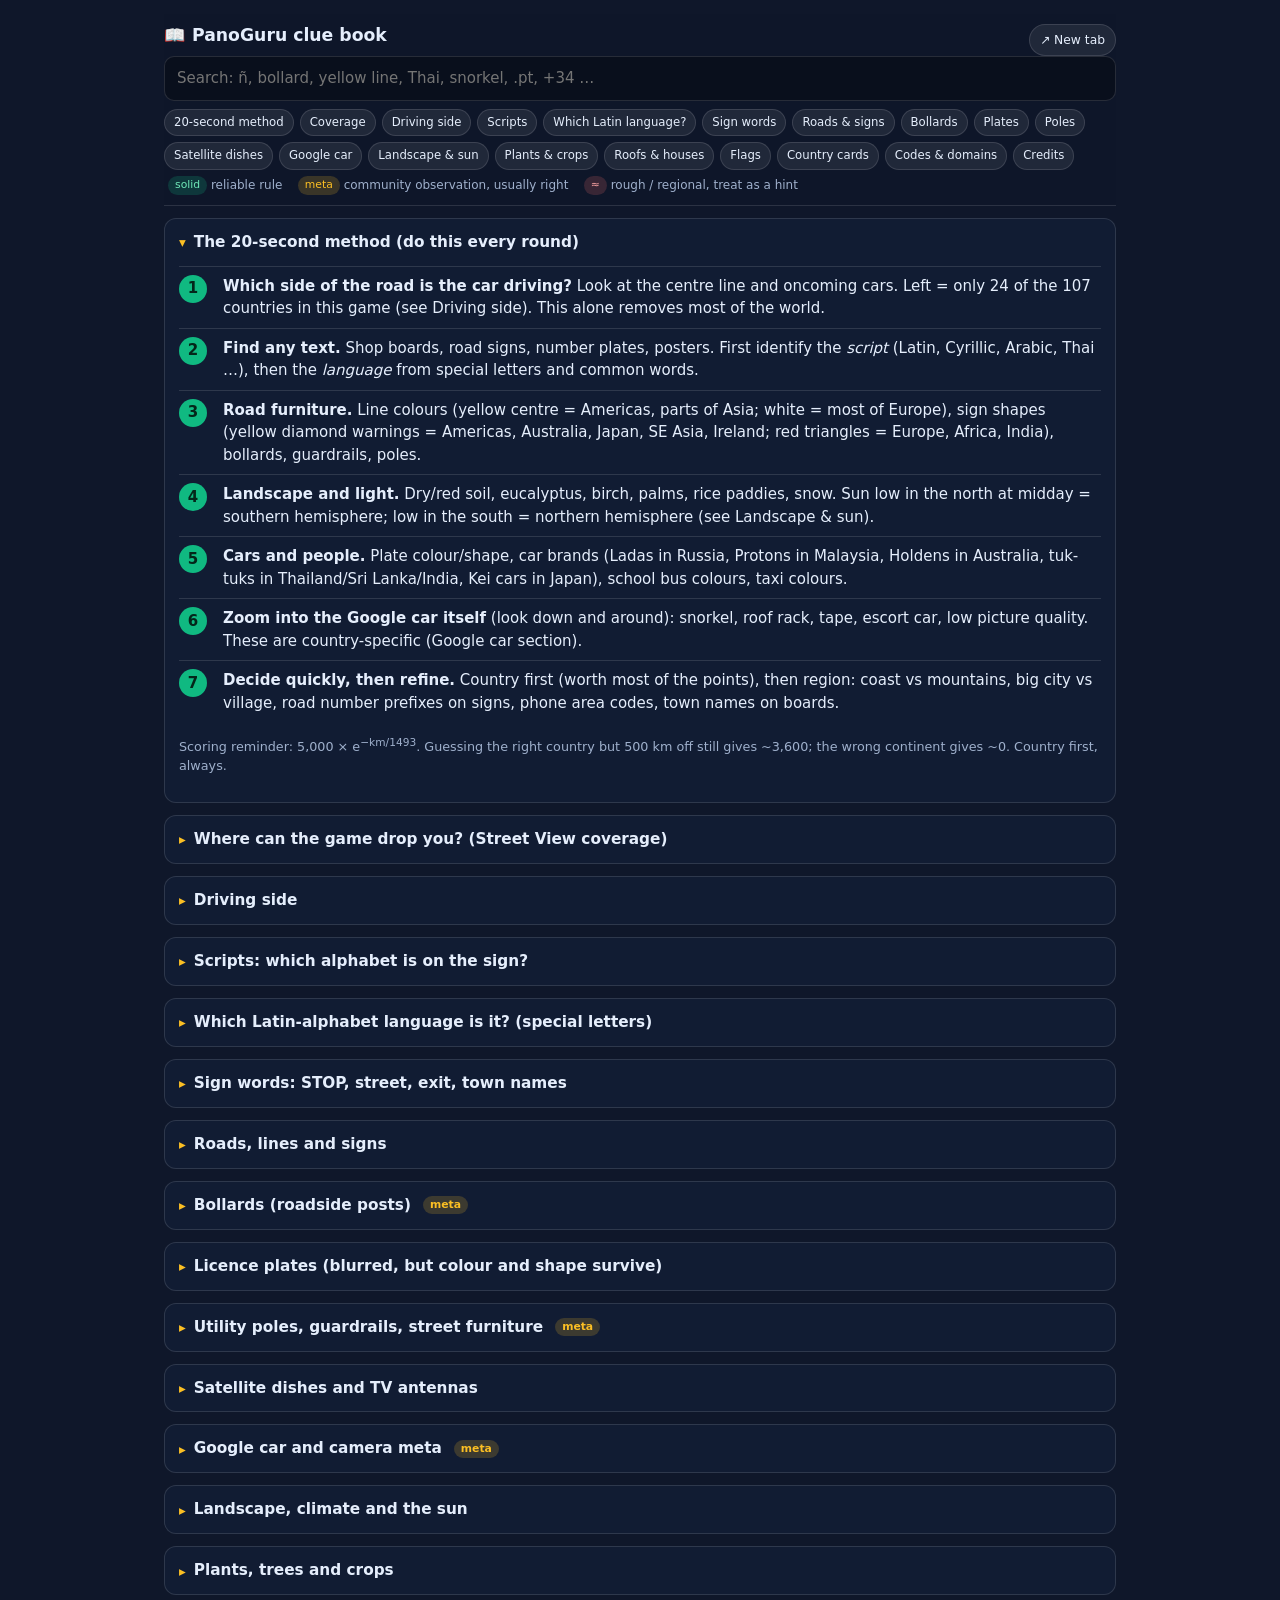
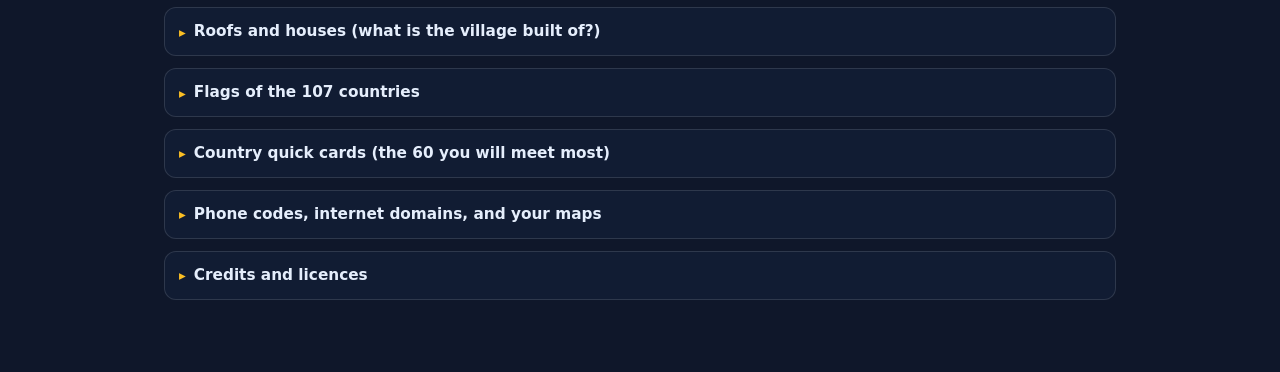
<file: clues.html>
<!doctype html>
<html lang="en">
<head>
  <meta charset="utf-8" />
  <meta name="viewport" content="width=device-width, initial-scale=1" />
  <title>PanoGuru clue book</title>
  <link rel="icon" href="icon.svg" type="image/svg+xml" />
  <style>
    :root { --bg: #0f172a; --card: #111c33; --text: #e5eefc; --muted: #9fb0cc; --accent: #fbbf24; --primary: #10b981; --border: rgba(255,255,255,0.12); --warn: #f87171; }
    * { box-sizing: border-box; }
    html, body { margin: 0; background: var(--bg); color: var(--text); font: 15px/1.5 system-ui, -apple-system, "Segoe UI", Roboto, sans-serif; }
    a { color: #34d399; }
    .wrap { max-width: 980px; margin: 0 auto; padding: 14px 14px 60px; }
    header { position: sticky; top: 0; z-index: 5; background: rgba(15,23,42,0.96); backdrop-filter: blur(6px); padding: 10px 0; border-bottom: 1px solid var(--border); }
    header h1 { font-size: 1.15rem; margin: 0 0 8px; line-height: 1.3; }
    .hrow { display: flex; align-items: flex-start; justify-content: space-between; gap: 10px; }
    .hbtns { display: flex; gap: 6px; flex-shrink: 0; }
    .hbtn { font: inherit; font-size: 0.82rem; padding: 6px 10px; border-radius: 999px; border: 1px solid var(--border); background: rgba(255,255,255,0.08); color: var(--text); text-decoration: none; cursor: pointer; white-space: nowrap; }
    .hbtn.primary { background: var(--primary); color: #04261a; border-color: transparent; font-weight: 700; }
    .hidden { display: none !important; }
    .search { width: 100%; padding: 10px 12px; border-radius: 10px; border: 1px solid var(--border); background: rgba(0,0,0,0.3); color: var(--text); font: inherit; font-size: 1rem; }
    .chips { display: flex; flex-wrap: wrap; gap: 6px; margin-top: 8px; }
    .chips a { font-size: 0.78rem; padding: 4px 9px; border-radius: 999px; background: rgba(255,255,255,0.08); color: var(--text); text-decoration: none; border: 1px solid var(--border); }
    .chips a:hover { background: rgba(255,255,255,0.16); }
    details { border: 1px solid var(--border); border-radius: 12px; background: var(--card); margin: 12px 0; }
    summary { cursor: pointer; padding: 12px 14px; font-weight: 700; font-size: 1.02rem; list-style: none; display: flex; align-items: center; gap: 8px; }
    summary::-webkit-details-marker { display: none; }
    summary::before { content: "\25B8"; color: var(--accent); font-size: 0.9rem; }
    details[open] > summary::before { content: "\25BE"; }
    .body { padding: 0 14px 14px; }
    table { width: 100%; border-collapse: collapse; font-size: 0.9rem; margin: 6px 0 10px; }
    th, td { text-align: left; padding: 6px 8px; border-top: 1px solid var(--border); vertical-align: top; }
    th { color: var(--muted); font-weight: 600; font-size: 0.78rem; text-transform: uppercase; letter-spacing: 0.05em; }
    tr.hide, details.hide, li.hide { display: none; }
    .tag { display: inline-block; font-size: 0.72rem; padding: 1px 7px; border-radius: 999px; background: rgba(255,255,255,0.1); color: var(--muted); margin-left: 4px; vertical-align: middle; }
    .tag.sure { background: rgba(16,185,129,0.2); color: #6ee7b7; }
    .tag.meta { background: rgba(251,191,36,0.18); color: var(--accent); }
    .tag.approx { background: rgba(248,113,113,0.18); color: #fca5a5; }
    .big { font-size: 1.35rem; }
    .script { font-size: 1.3rem; }
    ul { padding-left: 20px; margin: 6px 0; }
    li { margin: 3px 0; }
    .step { display: grid; grid-template-columns: 34px 1fr; gap: 10px; padding: 8px 0; border-top: 1px solid var(--border); }
    .step b.n { display: inline-flex; width: 28px; height: 28px; align-items: center; justify-content: center; border-radius: 50%; background: var(--primary); color: #04261a; }
    img.map { width: 100%; height: auto; border-radius: 10px; border: 1px solid var(--border); margin: 8px 0; }
    .note { color: var(--muted); font-size: 0.85rem; }
    .cards { display: grid; grid-template-columns: repeat(auto-fill, minmax(280px, 1fr)); gap: 10px; }
    .card { border: 1px solid var(--border); border-radius: 10px; padding: 10px 12px; background: rgba(255,255,255,0.03); }
    .card h4 { margin: 0 0 4px; font-size: 1rem; }
    .body > h4 { margin: 14px 0 4px; font-size: 1rem; color: var(--accent); }
    .card p { margin: 0; font-size: 0.86rem; color: var(--text); }
    .legend { font-size: 0.8rem; color: var(--muted); margin: 6px 0 0; }
    kbd { background: rgba(255,255,255,0.1); border-radius: 4px; padding: 0 5px; font-family: inherit; }
    @media (max-width: 600px) { table { font-size: 0.82rem; } th, td { padding: 5px 6px; } }
  </style>
</head>
<body>
<div class="wrap">
  <header>
    <div class="hrow">
      <h1>&#x1F4D6; PanoGuru clue book</h1>
      <div class="hbtns"><a id="newtab" class="hbtn" href="clues.html" target="_blank" rel="noopener" title="Open the clue book in its own tab">&#x2197; New tab</a><button id="close" class="hbtn primary hidden" type="button" title="Back to the game (Esc)">&#x2715; Back to game</button></div>
    </div>
    <input id="q" class="search" type="search" placeholder="Search: ñ, bollard, yellow line, Thai, snorkel, .pt, +34 …" autocomplete="off" />
    <div class="chips">
      <a href="#flow">20-second method</a><a href="#where">Coverage</a><a href="#side">Driving side</a><a href="#scripts">Scripts</a><a href="#latin">Which Latin language?</a>
      <a href="#words">Sign words</a><a href="#roads">Roads &amp; signs</a><a href="#bollards">Bollards</a><a href="#plates">Plates</a>
      <a href="#poles">Poles</a><a href="#dishes">Satellite dishes</a><a href="#camera">Google car</a><a href="#nature">Landscape &amp; sun</a><a href="#plants">Plants &amp; crops</a><a href="#roofs">Roofs &amp; houses</a><a href="#flags">Flags</a><a href="#cards">Country cards</a><a href="#codes">Codes &amp; domains</a><a href="#credits">Credits</a>
    </div>
    <p class="legend"><span class="tag sure">solid</span> reliable rule &nbsp; <span class="tag meta">meta</span> community observation, usually right &nbsp; <span class="tag approx">≈</span> rough / regional, treat as a hint</p>
  </header>

  <details id="flow" open>
    <summary>The 20-second method (do this every round)</summary>
    <div class="body">
      <div class="step"><b class="n">1</b><div><b>Which side of the road is the car driving?</b> Look at the centre line and oncoming cars. Left = only 24 of the 107 countries in this game (see Driving side). This alone removes most of the world.</div></div>
      <div class="step"><b class="n">2</b><div><b>Find any text.</b> Shop boards, road signs, number plates, posters. First identify the <i>script</i> (Latin, Cyrillic, Arabic, Thai …), then the <i>language</i> from special letters and common words.</div></div>
      <div class="step"><b class="n">3</b><div><b>Road furniture.</b> Line colours (yellow centre = Americas, parts of Asia; white = most of Europe), sign shapes (yellow diamond warnings = Americas, Australia, Japan, SE Asia, Ireland; red triangles = Europe, Africa, India), bollards, guardrails, poles.</div></div>
      <div class="step"><b class="n">4</b><div><b>Landscape and light.</b> Dry/red soil, eucalyptus, birch, palms, rice paddies, snow. Sun low in the north at midday = southern hemisphere; low in the south = northern hemisphere (see Landscape &amp; sun).</div></div>
      <div class="step"><b class="n">5</b><div><b>Cars and people.</b> Plate colour/shape, car brands (Ladas in Russia, Protons in Malaysia, Holdens in Australia, tuk-tuks in Thailand/Sri Lanka/India, Kei cars in Japan), school bus colours, taxi colours.</div></div>
      <div class="step"><b class="n">6</b><div><b>Zoom into the Google car itself</b> (look down and around): snorkel, roof rack, tape, escort car, low picture quality. These are country-specific (Google car section).</div></div>
      <div class="step"><b class="n">7</b><div><b>Decide quickly, then refine.</b> Country first (worth most of the points), then region: coast vs mountains, big city vs village, road number prefixes on signs, phone area codes, town names on boards.</div></div>
      <p class="note">Scoring reminder: 5,000 × e<sup>−km/1493</sup>. Guessing the right country but 500 km off still gives ~3,600; the wrong continent gives ~0. Country first, always.</p>
    </div>
  </details>

  <details id="where">
    <summary>Where can the game drop you? (Street View coverage)</summary>
    <div class="body">
      <p>Rounds start only in the <b>107 countries</b> coloured on the driving-side map below (official Google coverage, weighted by road network). Most of Africa, the Middle East outside the Gulf, China, Iran, Pakistan and Central Asia (except Kazakhstan/Kyrgyzstan) are <b>never</b> an answer, so do not guess them.</p>
      <img class="map" src="clues/streetview-coverage.jpg?v=2" alt="Google Street View coverage map" loading="lazy" />
      <p class="legend">Google Street View coverage worldwide (ZwishyZwashy, Wikimedia Commons, CC0). Dark blue = full coverage, light blue = partial/roads only, pale = little or none.</p>
    </div>
  </details>

  <details id="side">
    <summary>Driving side</summary>
    <div class="body">
      <p><b>Drives on the LEFT</b> (the 24 covered countries in this game) <span class="tag sure">solid</span>: United Kingdom, Ireland, Malta, Japan, Australia, New Zealand, India, Sri Lanka, Bangladesh, Nepal, Bhutan, Thailand, Malaysia, Singapore, Indonesia, Hong Kong, Macao, South Africa, Lesotho, Eswatini, Botswana, Kenya, Uganda, Bermuda.</p>
      <p><b>Everything else drives on the RIGHT</b>: all of continental Europe (incl. Faroe, Greenland, Iceland), the Americas (incl. Puerto Rico, Curaçao), Russia and Central Asia, the Middle East, Turkey, Taiwan, South Korea, Vietnam, Cambodia, Laos, Mongolia, Philippines, Ghana, Nigeria, Senegal, Rwanda, Tunisia, Egypt, Madagascar, Guam, N. Marianas, American Samoa.</p>
      <p class="note">Tip: if no car is visible, use road markings (centre line vs. edge) and which side the arrows/bollards with red reflectors face; or the position of the Google car over the lane.</p>
      <img class="map" src="clues/driving-side.jpg?v=2" alt="Left/right driving map of the countries in this game" loading="lazy" />
      <p class="legend">Made for this game from Natural Earth outlines (public domain). Grey countries never appear.</p>
    </div>
  </details>

  <details id="scripts">
    <summary>Scripts: which alphabet is on the sign?</summary>
    <div class="body">
      <table>
        <tr><th>Looks like</th><th>Script</th><th>Covered countries</th></tr>
        <tr><td class="script">Привет Київ Москва</td><td>Cyrillic</td><td>Russia, Ukraine, Bulgaria, Serbia (also Latin), North Macedonia, Montenegro (mostly Latin), Mongolia, Kazakhstan, Kyrgyzstan. <b>Ukraine</b>: letters <b>і, ї, є, ґ</b>. <b>Russia</b>: <b>ы, э, ъ</b>, no і. <b>Bulgaria</b>: <b>ъ</b> common, no ы/э. <b>Serbia/N. Macedonia</b>: <b>ј, љ, њ, ћ, џ</b> (Macedonian also <b>ѓ, ќ, ѕ</b>). <b>Mongolia</b>: <b>ө, ү</b>. <b>Kazakh</b>: <b>ә, ғ, қ, ң, ұ, ү, һ</b>. <b>Kyrgyz</b>: <b>ө, ү, ң</b>.</td></tr>
        <tr><td class="script">Αθήνα Ελλάδα</td><td>Greek</td><td>Greece only (Cyprus has no coverage).</td></tr>
        <tr><td class="script">شارع المدينة</td><td>Arabic</td><td>Jordan, UAE, Qatar, Oman, Tunisia (+ French), Egypt (little coverage), Lebanon (+ French/English). Israel has Arabic as the second line under Hebrew.</td></tr>
        <tr><td class="script">תל אביב</td><td>Hebrew</td><td>Israel only.</td></tr>
        <tr><td class="script">नई दिल्ली</td><td>Devanagari</td><td>India (Hindi, Marathi), Nepal. Nepali signs often mix English.</td></tr>
        <tr><td class="script">சென்னை</td><td>Tamil</td><td>Tamil Nadu (India), Sri Lanka (with Sinhala), Singapore/Malaysia (minor).</td></tr>
        <tr><td class="script">කොළඹ</td><td>Sinhala (round letters)</td><td>Sri Lanka only.</td></tr>
        <tr><td class="script">ঢাকা কলকাতা</td><td>Bengali</td><td>Bangladesh, West Bengal (India).</td></tr>
        <tr><td class="script">ಬೆಂಗಳೂರು / హైదరాబాద్ / കൊച്ചി / અમદાવાદ / ਪੰਜਾਬ</td><td>Kannada / Telugu / Malayalam / Gujarati / Gurmukhi</td><td>Indian states: Karnataka / Andhra-Telangana / Kerala / Gujarat / Punjab. Great for pinpointing the state inside India.</td></tr>
        <tr><td class="script">กรุงเทพ</td><td>Thai (little circles at letter starts)</td><td>Thailand.</td></tr>
        <tr><td class="script">ວຽງຈັນ</td><td>Lao (rounder, like Thai)</td><td>Laos.</td></tr>
        <tr><td class="script">ភ្នំពេញ</td><td>Khmer (tall, spiky)</td><td>Cambodia.</td></tr>
        <tr><td class="script">東京 大阪 / 台北 / 香港</td><td>Chinese characters</td><td>Japan (with kana), Taiwan, Hong Kong, Macao, some Singapore/Malaysia. <b>Japan</b>: hiragana/katakana (ひらがな カタカナ) present. <b>Taiwan/HK</b>: traditional characters only, no kana, no hangul.</td></tr>
        <tr><td class="script">서울 부산</td><td>Hangul (circles + straight strokes)</td><td>South Korea only.</td></tr>
        <tr><td class="script">ཐིམ་ཕུ</td><td>Tibetan-style (Dzongkha)</td><td>Bhutan.</td></tr>
        <tr><td class="script">Latin (ABC)</td><td>Latin</td><td>Most of the world: see the next section to pick the language.</td></tr>
      </table>
      <img class="map" src="clues/scripts.jpg?v=2" alt="Main script per country in this game" loading="lazy" />
      <p class="legend">Main script on signs, countries in this game only (made from Natural Earth outlines). Grey = not in the game.</p>
      <img class="map" src="clues/writing-systems.jpg?v=2" alt="Writing systems of the world" loading="lazy" />
      <p class="legend">Writing systems worldwide (Quintucket, Canuckguy and others, Wikimedia Commons, CC BY-SA 3.0). <b>Green</b> = abjads (Arabic, Hebrew) · <b>orange/yellow</b> = abugidas (Indian scripts, Thai, Lao, Khmer, Ethiopic) · <b>blue/cyan</b> = alphabets (Latin, Cyrillic, Greek, Armenian, Georgian, Mongolian) · <b>red</b> = Chinese characters · <b>pink</b> = Japanese and Korean mixes.</p>
      <img class="map" src="clues/arabic.jpg?v=2" alt="Arabic-speaking world" loading="lazy" />
      <p class="legend">Where Arabic is used (Keteracel / Paul Andrew Loy, Wikimedia Commons, CC BY-SA 3.0). <b>Dark green</b> = sole official language · <b>light green</b> = sole official, minority native speakers · <b>dark blue</b> = co-official with Arabic majority · <b>light blue</b> = co-official for minorities/history · <b>light grey</b> = minority only. In this game Arabic script appears in UAE, Qatar, Oman, Jordan, Lebanon, Tunisia, Egypt (and under Hebrew in Israel).</p>
    </div>
  </details>

  <details id="latin">
    <summary>Which Latin-alphabet language is it? (special letters)</summary>
    <div class="body">
      <table>
        <tr><th>You see</th><th>Language</th><th>Where (covered)</th></tr>
        <tr><td class="big">ñ, ¿ ¡, "ll"</td><td>Spanish</td><td>Spain, Mexico, Argentina, Chile, Colombia, Peru, Ecuador, Bolivia, Uruguay, Guatemala, Dominican Rep., Puerto Rico, Panama, Costa Rica.</td></tr>
        <tr><td class="big">ã, õ, ç + "ção", "nh", "lh"</td><td>Portuguese</td><td>Portugal, Brazil. Brazil: "Rua", "Av.", prices "R$"; Portugal: "Rua", "Largo", "€".</td></tr>
        <tr><td class="big">é è ê à ç œ, "Rue", "Route de"</td><td>French</td><td>France, Belgium (south), Switzerland (west), Luxembourg, Quebec (Canada), Tunisia, Senegal, Lebanon, Monaco, Andorra (with Catalan).</td></tr>
        <tr><td class="big">ß, ä ö ü, long compound words, "Straße"</td><td>German</td><td>Germany, Austria, Switzerland (north/east), Luxembourg, Liechtenstein, Belgium (small east).</td></tr>
        <tr><td class="big">ij, aa/ee/oo, "straat", "weg"</td><td>Dutch</td><td>Netherlands, Belgium (north, "Flanders"), Curaçao. South Africa: Afrikaans ("straat", "weg", "Kaap").</td></tr>
        <tr><td class="big">"Via", "Piazza", double consonants (zz, tt)</td><td>Italian</td><td>Italy, Switzerland (Ticino), San Marino, Malta (Maltese "Triq" = street).</td></tr>
        <tr><td class="big">ą ę ł ń ó ś ź ż, "sz", "cz", "rz"</td><td>Polish</td><td>Poland.</td></tr>
        <tr><td class="big">ř ě ů ď ť ň</td><td>Czech</td><td>Czechia.</td></tr>
        <tr><td class="big">ľ ĺ ŕ ô ä</td><td>Slovak</td><td>Slovakia.</td></tr>
        <tr><td class="big">ő ű, "sz", "gy", "ny", "utca"</td><td>Hungarian</td><td>Hungary (plus Hungarian minority signs in Romania/Slovakia).</td></tr>
        <tr><td class="big">ă â î ș ț, "strada", "-ului"</td><td>Romanian</td><td>Romania (and Moldova, no coverage).</td></tr>
        <tr><td class="big">č ć đ š ž, "ulica"</td><td>Croatian / Bosnian / Serbian (Latin) / Slovene</td><td>Croatia, Bosnia, Serbia, Montenegro, Slovenia. Slovene has no ć/đ and uses "cesta", "ulica".</td></tr>
        <tr><td class="big">ç ğ ı İ ş ü ö, "sokak", "caddesi"</td><td>Turkish</td><td>Turkey.</td></tr>
        <tr><td class="big">ë, "rruga", lots of q/xh/zh</td><td>Albanian</td><td>Albania (and Kosovo/N. Macedonia minority).</td></tr>
        <tr><td class="big">ø, å, "gate", "vei"</td><td>Norwegian</td><td>Norway. <b>Danish</b> also has ø/å but "gade", "vej" (Denmark).</td></tr>
        <tr><td class="big">ä ö å, "gatan", "vägen"</td><td>Swedish</td><td>Sweden (and Finnish coast).</td></tr>
        <tr><td class="big">ä ö, double vowels/consonants, "-katu", "-tie"</td><td>Finnish</td><td>Finland (often bilingual with Swedish).</td></tr>
        <tr><td class="big">õ ä ö ü, "tee", "mnt"</td><td>Estonian</td><td>Estonia.</td></tr>
        <tr><td class="big">ā ē ī ū ķ ļ ņ ģ, "iela"</td><td>Latvian</td><td>Latvia.</td></tr>
        <tr><td class="big">ą č ę ė į š ų ū ž, "gatvė" (g.)</td><td>Lithuanian</td><td>Lithuania.</td></tr>
        <tr><td class="big">ð þ æ, "vegur", "gata"</td><td>Icelandic</td><td>Iceland. Faroese also ð, "vegur".</td></tr>
        <tr><td class="big">w, y, ll, dd, "Heol", bilingual with English</td><td>Welsh</td><td>Wales (UK). Irish Gaelic bilingual signs ("Bóthar", fadas á é í) = Ireland.</td></tr>
        <tr><td class="big">ă â ê ô ơ ư đ + many tone marks (ấ ờ ệ)</td><td>Vietnamese</td><td>Vietnam.</td></tr>
        <tr><td class="big">"Jalan" / "Jl.", "Desa", no accents</td><td>Indonesian / Malay</td><td>Indonesia ("Jl.", "Kecamatan"), Malaysia ("Jalan", "Kampung", "Taman"), Singapore, Brunei.</td></tr>
        <tr><td class="big">"Barangay", "Brgy", "Sitio", "ng", "mga"</td><td>Filipino (Tagalog)</td><td>Philippines (lots of English too).</td></tr>
        <tr><td class="big">"Barabara", "Mtaa", "Duka", "Hoteli"</td><td>Swahili</td><td>Kenya, Uganda (with English), Rwanda (Kinyarwanda: "umu-", "aba-").</td></tr>
        <tr><td class="big">English only, "St", "Rd", "Ave"</td><td>English</td><td>USA, Canada, UK, Ireland, Australia, NZ, South Africa, Ghana, Nigeria, Kenya/Uganda, India (mixed), Philippines, Singapore, Malta, Guam.</td></tr>
        <tr><td class="big">"Carrer", "Avinguda", "Plaça"</td><td>Catalan</td><td>Catalonia, Valencia, Balearic Islands (Spain), Andorra.</td></tr>
        <tr><td class="big">"Rúa", "Praza"</td><td>Galician</td><td>Galicia (NW Spain; your home region on the map).</td></tr>
        <tr><td class="big">"Kalea", tx, tz, k everywhere</td><td>Basque</td><td>Basque Country (Spain) and SW France.</td></tr>
      </table>
      <img class="map" src="clues/spanish.jpg?v=2" alt="Spanish-speaking world" loading="lazy" />
      <p class="legend">Spanish-speaking world (Salvabl, Wikimedia Commons, CC BY-SA 4.0). <b>Dark</b> = majority native language · <b>medium</b> = co-official but not majority · <b>light</b> = secondary or cultural language (more than 20% speakers). In this game: Spain, Mexico, Guatemala, Costa Rica, Panama, Dominican Rep., Puerto Rico, Colombia, Ecuador, Peru, Bolivia, Chile, Argentina, Uruguay (+ Andorra, Curaçao partly).</p>
      <img class="map" src="clues/portuguese.jpg?v=2" alt="Portuguese-speaking world" loading="lazy" />
      <p class="legend">Portuguese-speaking world (Filipe Fortes de Oliveira Portela, Wikimedia Commons, CC0). <b>Darker blue</b> = mother language of more than 50%. In this game only <b>Portugal</b> and <b>Brazil</b> (Macao has Portuguese on signs next to Chinese).</p>
      <img class="map" src="clues/french.jpg?v=2" alt="Countries where French is official" loading="lazy" />
      <p class="legend">Countries where French is official (Underlying lk, Wikimedia Commons, CC BY-SA 4.0). <b>Dark</b> = only official language · <b>light</b> = co-official. In this game: France, Monaco, Belgium, Switzerland, Luxembourg, Canada (Quebec), Senegal, Rwanda, Madagascar, plus Tunisia and Lebanon where French is everywhere on signs without being official.</p>
    </div>
  </details>

  <details id="words">
    <summary>Sign words: STOP, street, exit, town names</summary>
    <div class="body">
      <table>
        <tr><th>Stop sign says</th><th>Country</th></tr>
        <tr><td>STOP</td><td>Almost everywhere in Europe, Australia, NZ, UK, Spain, Portugal, Italy, Germany, Nordics, Russia (also СТОП), Turkey uses <b>DUR</b>, Israel uses a hand symbol.</td></tr>
        <tr><td>ALTO</td><td>Mexico, Guatemala, Panama, Costa Rica (Central America).</td></tr>
        <tr><td>PARE</td><td>Argentina, Chile, Peru, Colombia, Ecuador, Bolivia, Uruguay, Dominican Republic, Puerto Rico, Brazil (PARE in Portuguese too).</td></tr>
        <tr><td>ARRÊT</td><td>Quebec (Canada). France itself uses STOP.</td></tr>
        <tr><td>止まれ</td><td>Japan (red inverted triangle, not octagon).</td></tr>
        <tr><td>정지</td><td>South Korea.</td></tr>
        <tr><td>停</td><td>Taiwan / Hong Kong.</td></tr>
        <tr><td>หยุด</td><td>Thailand.</td></tr>
        <tr><td>BERHENTI</td><td>Malaysia (Indonesia uses STOP).</td></tr>
        <tr><td>قف</td><td>Arabic countries (with STOP).</td></tr>
        <tr><td>STOP in red octagon with white border, plus "Stop" in Devanagari</td><td>India (often "रुकिए"/"STOP").</td></tr>
      </table>
      <table>
        <tr><th>"Street"</th><th>Language / country</th></tr>
        <tr><td>Calle, Avenida (Av.), Carretera, Camino</td><td>Spanish</td></tr>
        <tr><td>Rua, Avenida, Estrada, Travessa</td><td>Portuguese</td></tr>
        <tr><td>Rue, Avenue, Chemin, Route (D 123 = French departmental road)</td><td>French</td></tr>
        <tr><td>Straße (Str.), Weg, Gasse, Platz</td><td>German</td></tr>
        <tr><td>Via, Viale, Corso, Piazza, Strada Provinciale (SP)</td><td>Italian</td></tr>
        <tr><td>Straat, Laan, Weg, Plein</td><td>Dutch</td></tr>
        <tr><td>ulica (ul.), aleja (al.), plac</td><td>Polish</td></tr>
        <tr><td>ulice, náměstí, třída</td><td>Czech</td></tr>
        <tr><td>utca (u.), út, tér</td><td>Hungarian</td></tr>
        <tr><td>strada (str.), bulevardul (bd.), calea</td><td>Romanian</td></tr>
        <tr><td>улица (ул.), проспект, шоссе</td><td>Russian; Ukrainian uses вулиця (вул.), проспект</td></tr>
        <tr><td>οδός, λεωφόρος</td><td>Greek</td></tr>
        <tr><td>Sokak (Sk.), Caddesi (Cd.), Bulvarı</td><td>Turkish</td></tr>
        <tr><td>gate, vei (Norway); gade, vej (Denmark); gatan, vägen (Sweden); katu, tie (Finland)</td><td>Nordics</td></tr>
        <tr><td>Jalan (Jl./Jln.), Lorong, Taman</td><td>Indonesia / Malaysia</td></tr>
        <tr><td>Đường, Phố, Quốc lộ (QL = national road)</td><td>Vietnam</td></tr>
        <tr><td>ถนน (Thanon), ซอย (Soi)</td><td>Thailand</td></tr>
        <tr><td>Road, Street, Nagar, Marg, Colony, Chowk</td><td>India</td></tr>
      </table>
      <p class="note">Exit / motorway words: Spain "Salida", France "Sortie", Germany "Ausfahrt", Italy "Uscita", Portugal "Saída", Belgium (Flanders) "Uit", Netherlands "Afrit" (often just a number), Poland "Zjazd", Turkey "Çıkış", Russia "Выезд", Sweden "Avfart", Norway "Avkjøring", Brazil "Saída", Mexico "Salida". Town-sign colour: Spain white with black text and blue road signs, France white with red border (town entry), Germany yellow, Italy white/black, Poland green/white, Czech white, Austria blue, Netherlands blue, Belgium white, Portugal white, Hungary white, Romania white, Croatia yellow, Norway/Sweden yellow (and blue), Finland white, UK white/black, Ireland white/green, Russia white/blue, Ukraine white/blue, Turkey blue/white.</p>
    </div>
  </details>

  <details id="roads">
    <summary>Roads, lines and signs</summary>
    <div class="body">
      <table>
        <tr><th>Clue</th><th>Points to</th></tr>
        <tr><td><b>Double yellow centre line</b>, white edge lines <span class="tag sure">solid</span></td><td>USA, Canada, Mexico, Brazil, Colombia, Peru, Ecuador, Bolivia ≈, Central America, Dominican Rep., Puerto Rico, Philippines, Thailand, Vietnam, Cambodia, Laos, South Korea (yellow centre on 2-way roads), Taiwan, Norway (yellow centre, white edges), Finland (older yellow centre, newer white), Kenya ≈, Jordan ≈, Lebanon ≈, UAE ≈ (per the map below).</td></tr>
        <tr><td><b>All white lines</b> <span class="tag sure">solid</span></td><td>Most of Europe (Spain, Portugal, France, Germany, Italy, Benelux, Poland, Czechia, Slovakia, Hungary, Romania, Balkans, Baltics, Sweden, Denmark), Russia, Ukraine, Turkey, India (mostly), Malaysia, Indonesia, Mongolia, Kazakhstan, Israel, Tunisia, Egypt, Ghana, Nigeria, Senegal, Madagascar, Sri Lanka, Bangladesh, Nepal. <b>Both colours</b>: Australia, NZ, Japan (yellow = no overtaking), Argentina, Chile, Uruguay.</td></tr>
        <tr><td><b>Yellow edge lines</b> (centre white) <span class="tag sure">solid</span></td><td>South Africa, Botswana, Lesotho, Eswatini, Kenya, Israel, UAE; Jordan ≈, Oman ≈. Ireland: dashed yellow edge lines. Switzerland: white lines but yellow bus/taxi lanes and yellow zebra crossings.</td></tr>
        <tr><td><b>Yellow diamond warning signs</b> <span class="tag sure">solid</span></td><td>USA, Canada, Mexico, Central &amp; South America (Brazil, Argentina, Chile, Colombia, Peru, Ecuador, Bolivia, Uruguay, Guatemala, DR, Puerto Rico), Australia, NZ, Japan, Thailand, Malaysia, Indonesia, Philippines, Ireland (the only European country with yellow diamonds).</td></tr>
        <tr><td><b>Red-bordered triangle warning signs</b> <span class="tag sure">solid</span></td><td>Europe (white inside; Sweden/Finland/Greece/Iceland/Poland yellow inside), Russia, Turkey, India, South Africa, Kenya, Israel, Jordan, South Korea, Vietnam, Sri Lanka, Bangladesh. Taiwan and Cambodia ≈ mixed shapes.</td></tr>
        <tr><td>Speed limits in <b>mph</b></td><td>USA, UK (round sign, white with red border), Puerto Rico, Guam, N. Marianas, American Samoa. (Bermuda drives left with UK-style signs but uses km/h, limit 35.)</td></tr>
        <tr><td>Green motorway / highway signs</td><td>USA, Canada, Mexico, Brazil, Chile, Australia, NZ, Japan, Philippines, Italy (motorway green, other roads blue), Switzerland, Czechia, Slovakia, Hungary, Poland, Croatia, Slovenia, Serbia, Romania, Bulgaria, Greece, Turkey, Denmark, Sweden, Finland, Russia (green motorway, blue elsewhere) ≈ for the last six.</td></tr>
        <tr><td>Blue motorway signs</td><td>Spain, Portugal, France (green for main non-motorway routes), Germany, Austria, Netherlands, Belgium, Luxembourg, UK, Ireland (green for national roads), Norway ≈, Ukraine ≈.</td></tr>
        <tr><td>Chevron curve boards <span class="tag approx">≈</span></td><td>Black on yellow: USA, Canada, Australia, NZ, Mexico. Red/white: Germany, Poland, Czechia, Slovakia, Hungary, Croatia. White on blue: France, Spain ≈, Portugal ≈. White on black: UK. Yellow/black: Ireland.</td></tr>
        <tr><td>Km markers on the roadside</td><td>Brazil: white km boards with road number (BR-xxx) ≈. Spain: white plaques with road number (N-, A-, two-letter province codes). France: small white stones with red/yellow top (D roads yellow top, N roads red top). Italy: white stone "km". Russia: blue km boards. Thailand: white concrete km posts with Thai numerals. Malaysia: black/white km posts. Argentina: white km stones.</td></tr>
        <tr><td>Road number prefixes on signs</td><td>Spain A-/AP- (motorway), N- (national), plus two-letter province roads (e.g. CL-, GR-, PO-); France A, N, D (D = department); Germany A, B, L/K; Italy A, SS, SP; Poland A, S, DK, DW; UK M, A, B; Ireland M, N, R; Brazil BR-; Mexico MEX; USA Interstate shield, US route shield, state route; Australia M/A/B/C; India NH (national highway), SH; Russia M-, R-, A-; Turkey D-/O-; Thailand numbered shields; Philippines "N" numbers; Chile "Ruta 5"; Argentina RN/RP.</td></tr>
        <tr><td>Pedestrian crossing style</td><td>Zebra white everywhere; Switzerland yellow; Taiwan/Japan white; Russia white with yellow stripes between (yellow/white zebra) <span class="tag meta">meta</span>; Ukraine similar; Czech/Slovakia white; UK zebra with black/white striped poles and orange globes (Belisha beacons).</td></tr>
      </table>
      <img class="map" src="clues/centre-line-colour.jpg?v=2" alt="Centre line colour by country" loading="lazy" />
      <p class="legend">Colour of the road centre line (Ncysea, Wikimedia Commons, CC BY-SA 4.0). <b>Yellow</b> = yellow centre line · <b>pale yellow</b> = both colours used · <b>white</b> = white centre line · <b>grey</b> = no data.</p>
      <img class="map" src="clues/sign-conventions.jpg?v=2" alt="Vienna Convention on Road Signs status map" loading="lazy" />
      <p class="legend">Vienna Convention on Road Signs and Signals (Fry1989, Wikimedia Commons, CC BY-SA 4.0). <b>Dark green</b> = signed and ratified · <b>light green</b> = acceded later · <b>orange</b> = signed but never ratified (UK, Mexico, Brazil, Thailand, Indonesia, South Korea ...) · <b>grey</b> = not a party (USA, Canada, Australia, NZ, Japan, Malaysia, Argentina, Ireland ...) · <b>dark blue</b> = SADC manual (southern Africa) · <b>red</b> = Central American manual. Rule of thumb: green countries use red-bordered triangle warning signs; grey/orange countries in the Americas, Australia, Japan and SE Asia use yellow diamonds (exceptions: UK and South Korea use triangles).</p>
    </div>
  </details>

  <details id="bollards">
    <summary>Bollards (roadside posts) <span class="tag meta">meta</span></summary>
    <div class="body">
      <p class="note">Bollards are the strongest Europe tell once you know them. Descriptions from the GeoGuessr community; verify with your own screenshots over time. Photos: <a href="https://geohints.com/Bollards" target="_blank" rel="noopener">GeoHints bollards</a> · <a href="https://www.plonkit.net/guide" target="_blank" rel="noopener">PlonkIt world guide</a> (open in a new tab).</p>
      <table>
        <tr><th>Country</th><th>Bollard</th></tr>
        <tr><td>Spain</td><td>Slim white post, slightly split/hollow-looking top, <b>yellow</b> reflector (often numbered).</td></tr>
        <tr><td>Portugal</td><td>Thin white post, narrower at the top, with a small rectangular reflector ≈.</td></tr>
        <tr><td>France</td><td>White rounded post with a <b>red band/reflector near the top</b> that wraps around.</td></tr>
        <tr><td>Italy</td><td>White post with a <b>black top</b>, red stripe inside the black top, reflector set into the post. Albania uses the same design.</td></tr>
        <tr><td>Germany</td><td>Thick flat-profile white post, black band around a long vertical reflector, two screws (Luxembourg: same with three screws).</td></tr>
        <tr><td>Austria</td><td>Black top, dark red/purple reflector mounted <i>outside</i> the post, sometimes a nub on top. Slovenia and Montenegro: black top with external red reflector too.</td></tr>
        <tr><td>Switzerland</td><td>White post with black band and reflector, similar to Germany/Austria family.</td></tr>
        <tr><td>Czechia / Slovakia</td><td>White post with black cap and a split rectangular reflector; square reflector on the back.</td></tr>
        <tr><td>Hungary</td><td>Like Germany but red reflector, rounder/flatter top, thinner.</td></tr>
        <tr><td>Poland</td><td>White post with a <b>red vertical stripe on one side only</b>.</td></tr>
        <tr><td>Croatia</td><td>Black top with red reflector.</td></tr>
        <tr><td>Greece</td><td>White post with a black diagonal stripe near the top ≈.</td></tr>
        <tr><td>Denmark</td><td>White post with a red middle band and white reflector inside the band.</td></tr>
        <tr><td>Finland / Estonia</td><td>White posts with a black band and reflector (Estonia often two bands) ≈.</td></tr>
        <tr><td>Sweden</td><td>Black-and-white, often wedge-shaped, grey reflector (orange at junctions).</td></tr>
        <tr><td>Norway</td><td>Slim white post with one rectangular reflector; orange flexible snow stakes in winter.</td></tr>
        <tr><td>Latvia / Lithuania</td><td>Red-topped white post (Lithuania: orange/yellow reflector).</td></tr>
        <tr><td>UK</td><td>Alternating black and white bands on a thin flexible post; red reflector left, white right. Ireland: similar black/white with yellow.</td></tr>
        <tr><td>Russia / Ukraine</td><td>Black-and-white "barber pole" striped posts (Ukraine shorter/squatter).</td></tr>
        <tr><td>Romania</td><td>White plastic with black sloped cap, rounded.</td></tr>
        <tr><td>Japan</td><td>Rare; delineators vary (white/red or yellow/black) ≈. Better Japan tells: white guardrails, concrete poles, kei cars.</td></tr>
        <tr><td>South Korea</td><td>Yellow flexible posts in cities; rural posts with round yellow/white reflectors.</td></tr>
        <tr><td>Thailand</td><td>Square concrete posts, white base with black top or stripes.</td></tr>
        <tr><td>Malaysia</td><td>White post divided into five sections, sometimes a red reflector.</td></tr>
        <tr><td>Indonesia</td><td>Yellow and black stripes with a red rectangle near the top.</td></tr>
        <tr><td>Cambodia</td><td>Red pyramid top, red/white alternating pattern.</td></tr>
        <tr><td>Mongolia</td><td>Bowling-pin shape, white with two red bands.</td></tr>
        <tr><td>Sri Lanka</td><td>Chunky black base with white km marker.</td></tr>
        <tr><td>Australia</td><td>White flat post; red reflector on the left, white on the right. NZ: white post with a red band wrapping around.</td></tr>
        <tr><td>Americas</td><td>USA/Canada: rarely bollards, instead reflector tabs on guardrails and thin flexible delineators. Mexico: white concrete posts, some yellow tops. Peru: concrete, yellow top/white bottom. Colombia: white rectangular bollards on guardrails. Ecuador: round white/red striped posts. Uruguay: square white. Brazil: none standard (look for blue km markers).</td></tr>
      </table>
    </div>
  </details>

  <details id="plates">
    <summary>Licence plates (blurred, but colour and shape survive)</summary>
    <div class="body">
      <p class="note">Photos: <a href="https://geohints.com/Plates" target="_blank" rel="noopener">GeoHints licence plates</a>.</p>
      <table>
        <tr><th>Plate look</th><th>Country</th></tr>
        <tr><td><b>Yellow</b> front and rear <span class="tag sure">solid</span></td><td>Netherlands, Luxembourg, Israel (yellow with blue strip), Colombia (yellow), Laos ≈.</td></tr>
        <tr><td><b>Yellow rear, white front</b> <span class="tag sure">solid</span></td><td>UK, Hong Kong, Sri Lanka, Kenya ≈, Gibraltar.</td></tr>
        <tr><td><b>Black with white text</b> <span class="tag sure">solid</span></td><td>Malaysia, Indonesia (older private plates black; since 2022 new plates are white; yellow = commercial), Singapore (black or white), Macao, older Argentina (black, white text; new Mercosur plates white).</td></tr>
        <tr><td>White with <b>blue EU strip</b> on the left</td><td>EU countries. Italy also has a blue strip on the right. Belgium: <b>red</b> characters. Portugal: older plates have a yellow strip on the right. Ireland: county name in Irish on top.</td></tr>
        <tr><td>White with blue/yellow strip</td><td>Ukraine (flag strip). Russia: white with small flag, region number. Kazakhstan: white with blue strip. Turkey: white with blue strip "TR".</td></tr>
        <tr><td>Long white plate, often two-line on trucks</td><td>Russia, Ukraine, Mongolia (white), Kyrgyzstan.</td></tr>
        <tr><td>White with <b>green text</b> ≈ / mixed colours</td><td>Japan: white (private), <b>yellow</b> (kei cars, very common), green (commercial). South Korea: white (newer), green (older), yellow (taxis).</td></tr>
        <tr><td>Short, wide plates with state designs</td><td>USA (hugely varied, one plate often only at the rear in many states), Canada (province plates), Mexico (state plates), Australia (state colours: NSW yellow, QLD maroon/white, VIC white-blue, WA blue-white ≈).</td></tr>
        <tr><td>Mercosur white with blue strip and country flag</td><td>Brazil (also grey older plates), Argentina (also black older), Uruguay, Paraguay (no coverage).</td></tr>
        <tr><td>Yellow commercial, white private</td><td>India (white private, yellow taxis/trucks, green EVs), Thailand (white private, yellow taxis/trucks), Vietnam (white, yellow commercial since 2020), Philippines (white; older plates green text ≈).</td></tr>
        <tr><td>White with red/blue province codes</td><td>South Africa (varies by province: GP, WC, KZN on the plate), Botswana (white, B prefix), Kenya (K.. letters).</td></tr>
        <tr><td>Chile</td><td>White plates, "BB·BB·12" style; Peru white; Ecuador white (orange = taxi); Bolivia white with blue ≈.</td></tr>
      </table>
    </div>
  </details>

  <details id="poles">
    <summary>Utility poles, guardrails, street furniture <span class="tag meta">meta</span></summary>
    <div class="body">
      <p class="note">Photos: <a href="https://geohints.com/Poles" target="_blank" rel="noopener">GeoHints poles</a>.</p>
      <ul>
        <li><b>Japan</b>: grey concrete poles with yellow/black bands at the base, lots of overhead cables, small white street-name plates, vending machines, blue address plates.</li>
        <li><b>Poland</b>: concrete poles with "ladder" holes; <b>Hungary</b>: concrete poles, often angled/split at the top; <b>Romania</b>: concrete, round, many with a small "H" shape top.</li>
        <li><b>Russia/Ukraine</b>: concrete poles with holes and a diagonal brace; wooden poles with concrete base in villages; blue-green fences; "lada" cars.</li>
        <li><b>Brazil</b>: round concrete poles with two vertical lines of holes; red-brown soil; black/yellow kerbs ≈.</li>
        <li><b>Argentina/Chile/Uruguay</b>: wooden poles common in Argentina; Chile concrete square.</li>
        <li><b>Mexico</b>: concrete poles, hand-painted shop ads, "Coca-Cola" red shop boards, flat roofs with water tanks (tinacos).</li>
        <li><b>Thailand</b>: square concrete poles with holes; blue/white kerbs ≈; spirit houses; "7-Eleven" everywhere.</li>
        <li><b>Indonesia</b>: concrete poles with horizontal dashes (PLN), huge motorbike numbers, red-white kerbs.</li>
        <li><b>Philippines</b>: wooden or concrete poles, jeepneys, tricycles, "Sari-sari store" signs, yellow/black kerbs.</li>
        <li><b>Malaysia</b>: concrete poles, black/white kerbs, many Protons/Peroduas.</li>
        <li><b>India</b>: concrete poles, black/white kerbs, auto-rickshaws, lorries painted with "HORN OK PLEASE".</li>
        <li><b>Kenya/Uganda</b>: wooden poles, red soil, boda-boda motorbikes; Kenya Safaricom green shop paint; Uganda yellow MTN paint.</li>
        <li><b>South Africa</b>: wooden/concrete poles, walls with electric fencing, "Hyundai/Toyota bakkies" (pickups), yellow edge lines.</li>
        <li><b>USA</b>: wooden poles with transformers, wide roads, mailboxes at the roadside, yellow school buses, fire hydrants; <b>Canada</b> same but more French in Quebec and "Tim Hortons".</li>
        <li><b>Australia</b>: wooden poles, red earth outback, "Give Way" signs, white posts with red reflector; <b>NZ</b>: wooden poles, green hills, sheep, "Give Way" and bilingual Māori names (Whanga-, -tāne).</li>
        <li><b>Guardrails</b>: USA/Canada W-beam with wooden posts; Japan white rails; Korea; Europe grey steel; Austria/Switzerland often with a pipe rail; Scandinavia wire rope rails.</li>
      </ul>
    </div>
  </details>

  <details id="dishes">
    <summary>Satellite dishes and TV antennas</summary>
    <div class="body">
      <p><b>Rule 1, works everywhere</b> <span class="tag sure">solid</span>: every dish points at a satellite above the equator. In the <b>northern hemisphere dishes face south</b>, in the <b>southern hemisphere they face north</b>, and near the equator they point almost straight up. The further from the equator, the flatter the dish tilts towards the horizon. Read the direction with the compass in the game: a dish facing north = you are south of the equator (Brazil, Argentina, South Africa, Australia, Indonesia south of the line, Peru, Bolivia…).</p>
      <p><b>Rule 2</b> <span class="tag meta">meta</span>: where the dishes point <i>within</i> a hemisphere. Europe: most dishes face <b>south-east</b> (Astra 19.2°E, Hotbird 13°E, UK Sky 28.2°E). Spain and Portugal: many face <b>south-west</b> (Hispasat 30°W), a quick Iberia tell. Russia (Tricolor, 36°E): almost due south. Israel ("yes", Amos 4°W): south-west. India: south, steep. USA: south-south-west (DirecTV 101°W from the east coast), south-east from the west coast.</p>
      <table>
        <tr><th>What you see</th><th>Where</th></tr>
        <tr><td><b>Transparent / see-through acrylic dishes</b> <span class="tag meta">meta</span></td><td><b>Brazil</b>: fairly common and essentially unique in Latin America (Geometas/PlonkIt).</td></tr>
        <tr><td><b>Big wire-mesh dishes</b> (1.5–3 m C-band), often in the garden or on a pole <span class="tag meta">meta</span></td><td>Brazil (grey mesh "parabólica" on almost every rural house), Indonesia (grey mesh, very common), Thailand (<b>black</b> mesh "PSI" dishes), Philippines, Malaysia (older), Cambodia, Laos, Vietnam rural, India (older), Mongolia, Pacific islands, remote Australia (large solid dishes for VAST TV at outback homesteads ≈), Nigeria/Ghana (older).</td></tr>
        <tr><td><b>Colour-coded small dishes</b></td><td><b>Thailand</b>: black mesh = PSI, <b>orange</b> = IPM, <b>yellow</b> = DTV, <b>red</b> = TrueVisions, a famous Thai tell ≈. <b>Russia</b>: dish with a red/white/blue <b>"Триколор"</b> (Tricolor) logo; also NTV-Plus and MTS (red). <b>Romania / Hungary</b>: green <b>"Digi"</b> logo. <b>Albania</b>: red <b>DigitAlb</b>, several dishes per house. <b>Poland</b>: Cyfrowy Polsat and Canal+ dishes on most village houses. <b>Czechia / Slovakia</b>: Skylink. <b>Vietnam</b>: black dish with white <b>"K+"</b>. <b>Nepal</b>: red "DishHome". <b>Sri Lanka</b>: "Dialog TV". <b>Bangladesh</b>: "Akash".</td></tr>
        <tr><td><b>"DStv" logo</b> (dark grey dish, white letters, MultiChoice) <span class="tag sure">solid</span></td><td><b>South Africa</b> first, then Botswana, Lesotho, Eswatini, Kenya, Uganda, Nigeria, Ghana, Rwanda, plus DStv/GOtv shop signs painted on walls. <b>GOtv</b> is terrestrial: small rooftop aerials, Nigeria/Ghana/Kenya/Uganda. Other African logos: <b>Zuku</b> (Kenya), <b>StarTimes / StarSat</b> (orange, Kenya, Uganda, Nigeria, Ghana, Rwanda, South Africa), <b>Azam</b> (East Africa), <b>Canal+</b> (dark grey, French Africa: Senegal, Madagascar, also Tunisia), <b>Excaf</b> (Senegal).</td></tr>
        <tr><td><b>Oval anthracite "minidish"</b> with a curved arm, often on a chimney or gable <span class="tag sure">solid</span></td><td><b>UK and Ireland</b> (Sky, Freesat): the shape is very recognisable. Similar Sky dishes in <b>Italy</b> (Sky Italia, on apartment facades), <b>Germany</b> (Sky Deutschland), <b>New Zealand</b> (SKY NZ, grey oval), <b>Mexico and Brazil</b> (SKY México / SKY Brasil, white/grey with SKY logo).</td></tr>
        <tr><td><b>Grey oval dish with "DIRECTV" or "dish" on the arm</b> <span class="tag sure">solid</span></td><td><b>USA</b> (DirecTV slimline, Dish Network) and Puerto Rico/Guam; <b>Canada</b>: Bell (grey) and Shaw Direct. <b>Latin America</b>: DirecTV dishes are <b>white with blue "DIRECTV" letters</b> (Argentina, Chile, Colombia, Peru, Ecuador, Uruguay, Venezuela); <b>Claro TV</b> (red logo) and <b>Tigo</b> (blue) in Central America, Colombia, Bolivia, Paraguay; <b>Movistar</b> (Peru, Chile, Colombia); <b>CNT</b> (Ecuador, blue); <b>Dish México / VeTV</b> (Mexico, where dishes are extremely common even on tiny rural houses).</td></tr>
        <tr><td><b>Dozens of dishes on one apartment facade / balcony</b> <span class="tag meta">meta</span></td><td><b>Turkey</b> (Digiturk, D-Smart, Türksat), <b>Egypt, Jordan, Lebanon</b> (rooftops covered in dishes, Nilesat/Arabsat), <b>UAE, Qatar, Oman</b> (several per villa: OSN, beIN), <b>Balkans</b> (Serbia Total TV, Bosnia, N. Macedonia, Bulgaria Bulsatcom, Greece Nova/Cosmote), <b>Russia/Ukraine/Kazakhstan</b> panel blocks, <b>Germany and Netherlands/Belgium</b> only on housing blocks with immigrant families (cable dominates there), <b>Spain</b> (Movistar+, older Digital+ with blue logo), <b>Portugal</b> (MEO/NOS), <b>India</b> (Tata Play, Airtel, Dish TV, d2h, Sun Direct, dozens on every building).</td></tr>
        <tr><td><b>Small round grey dishes on every balcony</b> (~45 cm), often tilted high</td><td><b>Japan</b>: BS/CS dishes, "SKY PerfecTV!" logo, pointing south-west; also on wooden village houses. <b>South Korea</b>: fewer dishes (cable), KT Skylife. <b>Taiwan</b>: few dishes. <b>Malaysia</b>: grey <b>Astro</b> dishes on most houses. <b>Philippines</b>: Cignal (black/red). <b>Australia</b>: Foxtel (grey). <b>Nordics</b>: Canal Digital / Viasat (blue logos), rare because of cable. <b>Mongolia</b>: a dish and a solar panel next to the ger is the classic picture.</td></tr>
        <tr><td><b>Israel</b></td><td>"yes" dishes facing south-west, next to the white solar water tank on every roof.</td></tr>
        <tr><td><b>Almost no dishes at all</b></td><td>Netherlands, Belgium, Switzerland, Nordics, Singapore, Hong Kong, South Korea, Taiwan: cable/fibre countries. Many dishes on simple houses = eastern/southern Europe, Latin America, Middle East, Africa, South Asia.</td></tr>
      </table>
      <p class="note">Brand logos are small; zoom in. The pointing direction and the dish type (mesh vs solid, oval vs round) can be read from far away and are the robust part. Reference: Wikipedia "Satellite television by region", PlonkIt, Geometas.</p>
    </div>
  </details>

  <details id="camera">
    <summary>Google car and camera meta <span class="tag meta">meta</span></summary>
    <div class="body">
      <p class="note">Photos: <a href="https://geohints.com/Cars" target="_blank" rel="noopener">GeoHints Google cars</a>.</p>
      <ul>
        <li><b>Kenya</b>: a black <b>snorkel</b> (tube) visible at the front-right of the car.</li>
        <li><b>Ghana</b>: black tape or a roof rack visible; Senegal: ≈ car with roof rack; Nigeria: a police escort car often follows in rural coverage.</li>
        <li><b>Uganda</b>: white car with a roof rack bar; <b>Mongolia</b>: ≈ old low-quality "gen 2" look in parts.</li>
        <li><b>Sri Lanka / Bangladesh / Cambodia</b>: ≈ often a roof rack or the car's bars visible.</li>
        <li><b>Montenegro, Albania, Bermuda</b> ≈: parts of the car visible in older coverage.</li>
        <li><b>Low-resolution, blurry, halo around the sun</b> ("gen 2") = older coverage: parts of Australia, Brazil, Mexico, Russia, Chile, South Africa, Japan ≈.</li>
        <li><b>Very sharp, bright, HDR look</b> ("gen 4") = recent coverage: much of Europe, USA, Japan, India, Indonesia, Nigeria ≈.</li>
        <li><b>Trekker (walking backpack camera)</b>: narrow paths, stairs, hiking trails, inside bazaars: often Bhutan, Nepal, Faroe, Taiwan hiking, national parks.</li>
        <li>Look at the <b>shadow of the car</b> on the road: shape, length and side tell you camera generation and sun direction.</li>
      </ul>
    </div>
  </details>

  <details id="nature">
    <summary>Landscape, climate and the sun</summary>
    <div class="body">
      <ul>
        <li><b>Sun position</b> <span class="tag sure">solid</span>: in the northern hemisphere the midday sun is in the <b>south</b> (shadows point north); in the southern hemisphere it is in the <b>north</b>. Near the equator it is overhead. Use the compass in the game: find the sun, read the direction, decide hemisphere. Long shadows + low sun = high latitude or early/late day.</li>
        <li><b>Eucalyptus</b> (grey-green, peeling bark): Australia; also planted in Spain/Portugal (Galicia!), Brazil, South Africa, Kenya, India, Ethiopia, California.</li>
        <li><b>Birch + pine + lakes</b>: Finland, Sweden, Russia, Baltics, Canada. <b>Spruce/fir + mountains</b>: Norway, Alps, Canada. <b>Rolling green + hedges + stone walls</b>: UK, Ireland, Normandy.</li>
        <li><b>Palm trees + humid</b>: SE Asia, Brazil coast, Caribbean, Florida, Kerala/Sri Lanka. <b>Coconut + rice paddies</b>: Indonesia, Philippines, Thailand, Vietnam, Sri Lanka, Kerala, Bangladesh.</li>
        <li><b>Red soil</b>: Brazil interior, Kenya/Uganda, Australia outback, Ghana/Nigeria, southern India. <b>Olive trees + dry hills + terraces</b>: Spain, Italy, Greece, Portugal, Tunisia, Israel, Jordan. <b>Vineyards</b>: France, Italy, Spain, Portugal, Chile, Argentina (Mendoza), South Africa, Australia.</li>
        <li><b>Cactus + desert</b>: Mexico, SW USA, Peru coast, Chile north (Atacama, no plants at all), Israel/Jordan, UAE/Oman/Qatar (sand, modern roads, SUVs).</li>
        <li><b>Steppe, treeless, yurts</b>: Mongolia, Kazakhstan, Kyrgyzstan (with big mountains). <b>Tundra/fjords</b>: Norway, Iceland (no trees, black lava, moss), Faroe.</li>
        <li><b>Snow + concrete poles + Ladas</b>: Russia; <b>snow + wooden red houses</b>: Sweden/Norway/Finland.</li>
        <li><b>Houses</b>: see the next section, <a href="#roofs">Roofs &amp; houses</a>, for the full country-by-country list.</li>
        <li><b>Skies</b>: the camera generation changes sky colour more than the real sky does; do not over-read it.</li>
      </ul>
      <img class="map" src="clues/koppen.jpg?v=2" alt="Köppen-Geiger climate map" loading="lazy" />
      <p class="legend">Köppen-Geiger climate map 1991-2020 (Beck et al. 2023, Scientific Data, via Wikimedia Commons, CC BY 4.0). First letter: <b>A</b> tropical (Af rainforest, Am monsoon, Aw savanna) · <b>B</b> dry (BWh hot desert, BWk cold desert, BSh/BSk steppe) · <b>C</b> temperate (Cfa humid subtropical: SE USA, S Brazil, E China, Japan; Cfb oceanic: W Europe, NZ; Csa/Csb Mediterranean: Spain, Italy, Greece, California, Chile, Cape Town, SW Australia) · <b>D</b> continental with cold winters (Russia, Canada, Nordics, N USA, Mongolia) · <b>E</b> polar. Use it to place a scene inside a big country: red soil + Aw savanna = central Brazil, not the Amazon; Csb = Galicia/Portugal/Chile coast.</p>
    </div>
  </details>

  <details id="plants">
    <summary>Plants, trees and crops</summary>
    <div class="body">
      <p class="note">Plants give climate first (tropical / dry / temperate / cold), then region inside a country. Coconut palms alone never prove a country: 30 countries in this game have them. Use the combination: palm type + script + driving side.</p>
      <table>
        <tr><th>Plant</th><th>Where (countries in this game)</th></tr>
        <tr><td><b>Coconut palm</b> (tall curved trunk, big nuts, feathery fronds) <span class="tag sure">solid</span></td><td>Humid tropical coasts only: Kerala and Goa (India), Sri Lanka, Bangladesh, Thailand, Cambodia coast, Vietnam south, Malaysia, Singapore, Indonesia, Philippines (everywhere), Taiwan south, Hong Kong (few), Brazil north-east coast, Colombia Caribbean, Ecuador coast, Mexico Pacific/Yucatán coasts, Guatemala, Costa Rica, Panama, Dominican Rep., Puerto Rico, Curaçao, Bermuda (few), Ghana, Nigeria, Senegal coast, Kenya coast, Madagascar coast, Queensland (Australia), Guam, N. Marianas, American Samoa, Oman south (Salalah), UAE (planted). <b>Never</b> in Europe, Japan, Korea, Nepal, Bhutan, Mongolia, Central Asia, inland South Africa.</td></tr>
        <tr><td><b>Oil palm</b> (short fat trunk, dense crown, planted in grids) <span class="tag sure">solid</span></td><td><b>Malaysia</b> and <b>Indonesia</b> (Sumatra, Kalimantan) above all, Thailand south, Philippines (Mindanao), Nigeria, Ghana, Colombia, Ecuador coast, Costa Rica, Guatemala, Mexico (Chiapas), Cambodia, Brazil (Pará).</td></tr>
        <tr><td><b>Date palm</b> (straight trunk, dense grey-green crown, bunches of dates) <span class="tag sure">solid</span></td><td>UAE, Qatar, Oman, Jordan, Israel, Egypt, Tunisia; planted in Spain (Elche, Alicante), Arizona/California (USA), Mexico north. <b>Canary Island date palm</b> (fatter, ornamental): Spain, Portugal, Italy, Riviera, Greece, Turkey, Australia, NZ, California.</td></tr>
        <tr><td><b>Fan palms</b> (Washingtonia: very tall thin trunk, skirt of dead leaves)</td><td>California/Arizona (USA), Mexico, Spanish and Portuguese coasts, Italy, Israel, Australia (planted). <b>Palmyra / sugar palm</b> (fan leaves, black trunk, in rice fields): <b>Cambodia</b> (national tree, the classic Khmer landscape), Tamil Nadu and Sri Lanka Jaffna, Thailand north-east. <b>Sabal palms</b>: Yucatán, Florida. <b>Travellers palm</b> (flat fan): Madagascar.</td></tr>
        <tr><td><b>Areca / betel palm</b> (thin straight trunk, small crown, planted close together)</td><td>Kerala and Karnataka, Sri Lanka, <b>Taiwan</b> (betel-nut plantations on hills), Indonesia, Malaysia, Bangladesh, Thailand.</td></tr>
        <tr><td><b>Banana / plantain</b></td><td>Everywhere tropical; dense banana plantations = <b>Uganda</b> (matoke, whole hillsides), Rwanda, Kenya west, Ecuador coast, Costa Rica, Guatemala, Colombia, Philippines (Mindanao), Kerala, Canary Islands, Queensland. Wild banana plants grow all over the Philippines and Indonesia, so plantations only count when planted in rows.</td></tr>
        <tr><td><b>Rice paddies</b> (flooded terraces or flat fields with bunds) <span class="tag sure">solid</span></td><td>Japan, Korea, Taiwan, Vietnam, Thailand, Cambodia, Laos, Malaysia, Indonesia (Java, Bali terraces), Philippines (Banaue terraces), Bangladesh, India (east and south), Sri Lanka, Nepal (terraces), <b>Madagascar highlands</b> (terraces, unique in Africa), Senegal (Casamance), Nigeria; also Po valley (Italy), Valencia and Seville (Spain), Camargue (France), Arkansas/Louisiana (USA), Rio Grande do Sul (Brazil), Uruguay, Guyana.</td></tr>
        <tr><td><b>Tea</b> (waist-high dark green bushes in neat contour rows) <span class="tag sure">solid</span></td><td><b>Sri Lanka</b> hill country, India (Munnar/Kerala, Assam, Darjeeling, Nilgiris), Kenya (Kericho), Uganda, Rwanda, Malaysia (Cameron Highlands), Indonesia (Java), Vietnam north, Japan (Shizuoka, Kyoto), Taiwan, <b>Turkey</b> (Rize, Black Sea coast), Argentina (Misiones), Georgia.</td></tr>
        <tr><td><b>Coffee</b> (shoulder-high shrubs with glossy leaves, often under shade trees)</td><td>Brazil (Minas Gerais, São Paulo, Espírito Santo: huge sunny plantations), Colombia (Andes slopes), Vietnam (Central Highlands), Indonesia (Sumatra, Java), India (Karnataka, Kerala), Kenya, Uganda, Rwanda, Ethiopia (no coverage), Costa Rica, Guatemala, Panama, Dominican Rep., Laos (Bolaven), Mexico (Chiapas, Veracruz).</td></tr>
        <tr><td><b>Rubber trees</b> (thin straight trunks in rows, spiral tapping cut and a small black cup) <span class="tag sure">solid</span></td><td>Thailand south, Malaysia, Indonesia (Sumatra), Vietnam, Cambodia, Sri Lanka, Kerala, Laos, Nigeria, Ghana.</td></tr>
        <tr><td><b>Sugar cane</b> (tall grass, 3–4 m, often burnt or cut fields)</td><td>Brazil (São Paulo, Alagoas, Pernambuco: endless), India (Uttar Pradesh, Maharashtra, Tamil Nadu), Thailand, Philippines (Negros, Panay), Australia (Queensland coast, N. NSW), South Africa (KwaZulu-Natal coast), Eswatini, Kenya west, Uganda, Guatemala, Costa Rica, Panama, Dominican Rep., Colombia (Cauca valley), Mexico (Veracruz), Peru coast, Ecuador, Argentina (Tucumán), Mauritius, Louisiana/Florida.</td></tr>
        <tr><td><b>Eucalyptus / gum trees</b> (smooth peeling bark, hanging grey-green leaves) <span class="tag sure">solid</span></td><td><b>Australia</b> everywhere (native). Plantations: Galicia and Asturias (Spain), Portugal (centre and north), Brazil south, Uruguay, Argentina (Entre Ríos), Chile (Valparaíso, Bío Bío), South Africa, Eswatini, Kenya (nationwide, tall), Uganda, Rwanda, Madagascar highlands, India (Karnataka, Tamil Nadu hills), Israel, California, Italy (Sardinia), Peru highlands, Bolivia (Cochabamba), Ecuador Andes.</td></tr>
        <tr><td><b>Araucaria pines</b> (candelabra / umbrella shape) <span class="tag sure">solid</span></td><td><b>Paraná pine</b> = southern Brazil (Paraná, Santa Catarina) and Misiones (Argentina). <b>Monkey puzzle</b> = Chile (Araucanía, Bío Bío) and western Neuquén (Argentina). <b>Norfolk Island / Cook pines</b> (tall, symmetrical tiers): planted along coasts of Australia, NZ, South Africa (KZN), California, Hawaii, Canary Islands, Riviera.</td></tr>
        <tr><td><b>Baobab</b> (bottle trunk) <span class="tag sure">solid</span></td><td>Senegal (national symbol, everywhere), Madagascar (west), Botswana north, Kenya coast, Ghana north, N. Australia (boab, Kimberley).</td></tr>
        <tr><td><b>Umbrella acacia / thorn trees, red soil, savanna</b></td><td>Kenya, Uganda north, Botswana, South Africa north-east (Kruger), Eswatini lowveld, Senegal Sahel, Madagascar south (spiny forest, unique), Australia north (similar look but eucalyptus).</td></tr>
        <tr><td><b>Birch + pine + spruce, lakes</b> <span class="tag sure">solid</span></td><td>Finland, Sweden, Norway, Russia, Estonia, Latvia, Lithuania, Poland north, Canada, Alaska, Mongolia north, Japan (Hokkaido), Kazakhstan north. <b>Spruce/fir + steep mountains</b>: Norway, Alps (Switzerland, Austria, Liechtenstein, N. Italy, Slovenia), Carpathians (Romania, Slovakia, Ukraine), Canada west, Bhutan/Nepal high valleys, Chile south (southern beech instead).</td></tr>
        <tr><td><b>Lombardy poplars in lines</b> (narrow columnar trees along roads/canals)</td><td>Central Asia (Kazakhstan, Kyrgyzstan: every village road), Mongolia towns, Turkey, N. Italy (Po), France, Spain (Castile river valleys), Hungary, Romania, Serbia, Argentina (Mendoza, Patagonia), Chile, Netherlands (also pollarded willows).</td></tr>
        <tr><td><b>Plane trees along the road</b> (mottled bark, big leaves, often pruned) <span class="tag meta">meta</span></td><td><b>France</b> (the classic D-road avenue), Spain, Italy, Greece, Turkey, Serbia, Bulgaria, Hungary, Australia (Melbourne streets).</td></tr>
        <tr><td><b>Olive groves</b> (silver-grey, gnarled, in grids on dry hills) <span class="tag sure">solid</span></td><td>Spain (Jaén/Andalusia: endless), Italy, Greece, Portugal (Alentejo), Tunisia, Turkey (Aegean), Jordan, Israel, Lebanon, Croatia coast, Montenegro, Albania, Malta; also California, Chile, Argentina (Mendoza), Australia, South Africa (Western Cape).</td></tr>
        <tr><td><b>Vineyards</b> (rows on wires or bush vines)</td><td>Spain, Portugal (Douro terraces), France, Italy, Germany (Mosel/Rhine steep), Austria, Hungary (Tokaj), Switzerland (Lavaux), Slovenia, Croatia, Serbia, Bulgaria, Romania, Moldova, Greece, Israel, Lebanon, Turkey, Georgia; Chile (Maule, Colchagua), Argentina (Mendoza, with poplars and the Andes behind), Uruguay, Brazil (Rio Grande do Sul), South Africa (Western Cape), Australia (Barossa, Hunter), NZ (Marlborough), California, Canada (Okanagan, Niagara), Japan (Yamanashi).</td></tr>
        <tr><td><b>Cork oak and holm oak parkland</b> (<i>dehesa / montado</i>, trunks stripped red-brown)</td><td>Portugal (Alentejo), Spain (Extremadura, Andalusia), Sardinia, Tunisia. <b>Stone / umbrella pine</b>: Italy (Rome), Spain, Portugal (Setúbal), Turkey, Lebanon. <b>Cypress spires</b>: Tuscany (Italy), Greece, Turkey, cemeteries all round the Mediterranean, shelterbelts in NZ.</td></tr>
        <tr><td><b>Cacti and succulents</b> <span class="tag sure">solid</span></td><td><b>Saguaro</b> (tall, arms): Arizona (USA) and Sonora (Mexico) only. <b>Cardón / organ pipe / boojum</b>: Baja California and Sonora. <b>Prickly pear</b> (Opuntia): Mexico, SW USA, Spain, Italy (Sicily), Malta, Greece, Tunisia, Israel, Jordan, Peru, Bolivia, Argentina north, South Africa, Madagascar, Australia (pest), India dry zones. <b>Blue agave fields</b>: Jalisco (Mexico). <b>Giant agave / sisal</b>: Mexico, Kenya (sisal estates), Tanzania, Brazil north-east, Madagascar. <b>Aloes</b> (tree aloes): South Africa, Lesotho, Eswatini, Madagascar, Kenya. <b>Joshua tree / yuccas</b>: Mojave (USA), San Luis Potosí (Mexico). <b>Candelabra Euphorbia</b>: Kenya, Uganda, South Africa, Madagascar. <b>Atacama</b>: nothing grows at all = northern Chile / Peru coast.</td></tr>
        <tr><td><b>Flowering trees</b></td><td><b>Jacaranda</b> (purple, Oct–Nov in the south, May–June in the north): South Africa (Pretoria), Australia (Brisbane, Sydney), Mexico City, Argentina (Buenos Aires), Kenya, Zimbabwe, Spain/Portugal south, Israel, California. <b>Flame tree / flamboyant</b> (red): Caribbean, Mexico, SE Asia, India, Madagascar, Kenya coast, Brazil. <b>Bougainvillea</b> (magenta on walls): Mediterranean, Latin America, India, SE Asia, Australia; too widespread to pin a country. <b>Frangipani</b>: SE Asia, Pacific, Bali temples. <b>Cherry blossom</b> (April): Japan, Korea.</td></tr>
        <tr><td><b>Field crops</b></td><td><b>Sunflowers</b>: Ukraine, Russia south, Bulgaria, Romania, Hungary, Serbia, Spain (Castile), France south-west, Turkey (Thrace), Argentina. <b>Yellow rapeseed</b> (April–May): Germany, Poland, Czechia, France, UK, Denmark, Ukraine, Canada prairies, Japan (Hokkaido). <b>Maize</b>: US Midwest, Hungary, Serbia, Romania, Mexico, Brazil, South Africa (Free State, Mpumalanga), Kenya, Philippines, Indonesia, Ukraine. <b>Soy</b>: Brazil (Mato Grosso, Paraná, Goiás), Argentina pampas, US Midwest, Paraguay. <b>Hops</b> on tall wires: Bavaria (Hallertau), Czechia (Žatec), Poland, Slovenia, Washington. <b>Lavender</b>: Provence (France), Bulgaria, Croatia (Hvar). <b>Tulips</b>: Netherlands (April). <b>Apple orchards under hail nets</b>: South Tyrol and Trentino (Italy), Chile, Argentina (Río Negro), New Zealand, Poland, Washington. <b>Kiwi vines on pergolas</b>: NZ (Bay of Plenty), Italy, Chile, Greece. <b>Citrus groves</b>: Valencia and Murcia (Spain), Sicily, Florida, California, Israel, Turkey (Antalya), South Africa, Brazil (São Paulo), Argentina north, Mexico, Egypt, Morocco. Orange trees along streets: Seville, Valencia, Lisbon, Athens, Israel.</td></tr>
        <tr><td><b>Greenhouses</b></td><td>Almería (Spain): a sea of white plastic. Netherlands: glasshouses. Turkey (Antalya), Italy (Sicily), Morocco (no coverage), Mexico (Sinaloa), <b>South Korea and Japan: long vinyl tunnel greenhouses in every valley</b>, China (no coverage), Kenya (Naivasha flowers), Colombia (Bogotá savanna flowers), Ecuador (Cayambe roses).</td></tr>
        <tr><td><b>Garden hedges and ornamental conifers</b> <span class="tag meta">meta</span></td><td><b>Thuja (arborvitae) hedges and blue spruces in front gardens</b>: Poland above all, also Czechia, Slovakia, Hungary, Germany, Lithuania. <b>Macrocarpa / cypress shelterbelts</b> between fields: New Zealand (very typical), also Netherlands/Denmark poplar windbreaks. <b>Hedgerows + stone walls</b>: UK, Ireland, Normandy and Brittany (France), Galicia. <b>Yellow gorse</b> on hillsides: Scotland, Wales, Ireland, Brittany, Galicia, NZ (invasive). <b>Grapevine pergola over the yard</b>: Balkans (Serbia, Bosnia, Bulgaria, N. Macedonia, Albania), Greece, Georgia, Turkey, Portugal north. <b>Plum and walnut trees</b>: Serbia, Bosnia, Bulgaria.</td></tr>
        <tr><td><b>Odd ones</b></td><td><b>Tree ferns and cabbage trees</b> (palm-like with spiky tufts): New Zealand (plus Tasmania). <b>Grass trees, bottle trees, banksia</b>: Australia. <b>Chilean rhubarb</b> (giant leaves): Chiloé. <b>Spiny forest</b>: south Madagascar. <b>Steppe grass with no trees for hours</b>: Mongolia, Kazakhstan, Patagonia, Nevada. <b>Moss, lava, no trees</b>: Iceland, Faroe. <b>Bamboo groves</b>: Japan, Taiwan, Vietnam, Thailand, Kerala, Colombia (guadua, coffee region). <b>Casuarina</b> (feathery pine-like) along beaches: India east coast, Sri Lanka, Australia, Kenya coast, Senegal.</td></tr>
      </table>
      <h4>Country vegetation notes (from PlonkIt where available)</h4>
      <ul>
        <li><b>Brazil</b>: NE = dry caatinga scrub, coconut palms on the coast, sugar cane in Alagoas/Pernambuco; Amazon = rainforest, babassu and açaí palms, bright orange soil on the AM-319; centre = soybeans (Mato Grosso, Goiás, Paraná), tall grass in Minas; SE = coffee in Minas, rolling hills; south = Paraná pines, eucalyptus, lush fields and dark soil in Rio Grande do Sul.</li>
        <li><b>Argentina</b>: NE = many palms, red soil in Misiones; Chaco/Formosa = sandy soil with dense low scrub; Entre Ríos = tree plantations; Buenos Aires = grassland; centre-south = flat and bare; Mendoza = vineyards with the Andes to the west; western Neuquén = monkey puzzles; Tierra del Fuego = beech forest and tussock.</li>
        <li><b>Chile</b>: Atacama = bare; Santiago = semi-arid hills; Maule = vineyards; Valparaíso SW = eucalyptus; Bío Bío = Monterey pine plantations; Araucanía east = monkey puzzles; Chiloé = rolling farmland and giant rhubarb; Aysén = lush valleys and autumn colours.</li>
        <li><b>Mexico</b>: centre = prickly pear, pulque agaves; north = tree yuccas, cardón and boojum in Baja, saguaro and organ pipe in Sonora, stunted pines in Chihuahua/Durango; Jalisco/Nayarit = blue agave rows; Veracruz = sugar cane; coasts = coconut palms; Yucatán = sabal palms, white soil, thin white-barked trees; Chiapas = oil palm.</li>
        <li><b>Colombia</b>: north = white sandy soil, cacti in La Guajira; Llanos east of the Andes = open savanna with scattered trees; Andes = coffee, bamboo (guadua), wax palms (Cocora); Pacific = rainforest.</li>
        <li><b>Australia</b>: gum trees everywhere; WA = reddish-orange soil and scrub; NT = dark red soil, black-trunked trees; Alice Springs = bright orange dirt, short trees; Nullarbor = very low grey scrub; SA/Victoria = golden fields, wide-crowned gums; Mount Gambier = white soil and pine plantations; N. Queensland = palms, sugar cane, big green mountains; Tasmania = green hills and eucalyptus forest.</li>
        <li><b>South Africa</b>: Western Cape = rocky treeless peaks, vineyards in coastal valleys; Northern Cape = red soil, white sand on the coast; KwaZulu-Natal = sugar cane along the coast, pine plantations south, Cook pines on the SE coast; Mpumalanga = sugar cane near Mozambique, pine plantations west of Eswatini, Kruger grassland with red soil.</li>
        <li><b>Kenya</b>: eucalyptus common nationwide; coast = white sand and palms; Kisumu = farms, grassy hills, tall eucalyptus; Kitui = semi-arid orange sand; sugar cane along the C34 in the west; Amboseli = tan grass and dry lake beds.</li>
        <li><b>Thailand</b>: south = oil palm and rubber plantations (black tapping cups), mountains in the NW, flat dry land north and east of Bangkok, rice in the central plain. <b>Indonesia</b>: oil palm in Sumatra and Kalimantan, rice on Java, South Sulawesi and South Sumatra; the Lesser Sunda islands get drier and browner towards the east (Sumba driest, savanna in north Sumba); red soil on Batam and Bangka-Belitung. <b>Philippines</b>: pines and dry mountainsides in north Luzon; oil palm, pineapple and banana plantations in Mindanao; sugar cane on Negros and Panay.</li>
        <li><b>Europe quick splits</b>: Galicia/N. Portugal = eucalyptus + pine + granite; Castile = treeless wheat plateau; Andalusia = olives; Provence = lavender, plane trees, cypress; Tuscany = cypress and vines; Alps = spruce and chalets; Poland/Germany = pine plantations and rapeseed; Nordics = birch and pine; UK/Ireland = hedgerows, gorse, no big forests; Greece = olives and maquis; Hungary = flat maize and sunflower plains; Ukraine = sunflowers and black earth.</li>
      </ul>
      <p class="note">Sources: PlonkIt (Brazil, Argentina, Chile, Mexico, Colombia, Australia, South Africa, Kenya, Thailand, Indonesia, Philippines), plus botany and agriculture references. Plant ranges are stable, so this section ages well.</p>
    </div>
  </details>

  <details id="roofs">
    <summary>Roofs and houses (what is the village built of?)</summary>
    <div class="body">
      <p class="note">Roofs are visible in almost every round and change slowly, so they are a reliable second filter after driving side and script. Read the material first (tile / metal / slate / flat concrete / shingle / thatch), then the colour, then the walls. Tags: <span class="tag sure">solid</span> stable, <span class="tag meta">meta</span> community observation (PlonkIt, GeoHints), <span class="tag approx">≈</span> rough.</p>
      <table>
        <tr><th>Roof you see</th><th>Think of</th></tr>
        <tr><td><b>Asphalt shingles</b> (flat, granular, grey/brown/black, often with a small chimney and vinyl-siding walls) <span class="tag sure">solid</span></td><td><b>USA and Canada</b>, almost nowhere else. Spanish tile only in SW USA/Florida/California; metal roofs on rural barns.</td></tr>
        <tr><td><b>Curved terracotta tiles</b> (half-round "Roman"/"Spanish" tiles, orange-red, often mossy) <span class="tag sure">solid</span></td><td>Spain, Portugal, S. France, Italy, Greece mainland, Croatia coast, Montenegro, Turkey, Lebanon, Tunisia (older), Latin America (Brazil "telha colonial", Colombia, Peru coast, Bolivia, Argentina/Uruguay older houses, Central America), Philippines (rare), Sri Lanka (half-round "Portuguese" tiles), Malaysia/Indonesia (Java), Madagascar highlands.</td></tr>
        <tr><td><b>Flat interlocking clay or concrete tiles</b>, neat rows, red/orange/brown/black <span class="tag sure">solid</span></td><td>Germany, Austria, Switzerland, Czechia, Slovakia, Poland, Hungary, Slovenia, Netherlands/Belgium (dark glazed pantiles), Denmark, S. Sweden, N. France (Marseille tiles), Japan (dark grey/black glazed <i>kawara</i>; red tiles in Hiroshima/Shimane), Korea (traditional curved-eave tiles), Tamil Nadu (bright orange flat tiles with a ridge), Australia suburbs (terracotta and concrete tiles).</td></tr>
        <tr><td><b>Slate</b> (dark grey/black, thin, rectangular) <span class="tag sure">solid</span></td><td>Galicia and Asturias (Spain), N. Portugal, Brittany, Normandy, Loire and Paris region (France), Wales, Scotland, N. England, Ireland, Ardennes (Belgium/Luxembourg), Andorra and Pyrenees, parts of Germany (Eifel, Thuringia). Grey stone slabs: Alps (Italy/Switzerland), Cévennes.</td></tr>
        <tr><td><b>Corrugated metal sheets</b>, rusty or plain <span class="tag sure">solid</span></td><td>Kenya/Uganda ("mabati", often rust-red), Ghana, Nigeria (coloured "long-span" aluminium), Senegal (rural), Rwanda, Botswana, Lesotho, Eswatini, South Africa townships, Madagascar coast, Bangladesh (tin houses), Nepal, Bhutan (sheets held by stones), NE India, Philippines ("yero"), Cambodia, Laos, Indonesia (Kalimantan, Sulawesi, Sumatra), Vietnam rural, Guatemala/Panama/Costa Rica/Dominican Rep. rural, Chile (south), Argentina (Patagonia), Peru/Bolivia highlands (grey calamina), Mongolia (ger districts, brightly painted), Iceland (painted, on wooden houses), Faroe, NZ and Australia (see below), Latvia/Lithuania/Poland rural (plain sheet).</td></tr>
        <tr><td><b>Painted metal roofs in colours</b> (blue, green, red) <span class="tag meta">meta</span></td><td><b>South Korea</b>: bright blue roofs are the classic tell. <b>Mongolia</b>: ger-district houses with blue/green/orange roofs. <b>Romania (east)</b>: shiny metal or plastic fake-tile roofs; <b>Russia/Ukraine</b>: metal roofs on wooden houses, often blue/green/brown. <b>Thailand</b>: red/blue/green metal on houses and temple compounds. <b>Nigeria</b>: red/green/blue long-span. <b>Iceland/Greenland/Faroe</b>: brightly painted sheet roofs on wooden houses. <b>Australia/NZ</b>: Colorbond steel in grey, green, red, cream.</td></tr>
        <tr><td><b>Grey corrugated asbestos-cement ("shifer")</b> <span class="tag meta">meta</span></td><td>Russia, Ukraine, Kazakhstan, Kyrgyzstan, Baltics (older), Balkans and Hungary (older), Brazil ("Brasilit" fibre-cement sheets, grey, on poorer houses), India/Sri Lanka ("asbestos sheet"), southern Africa.</td></tr>
        <tr><td><b>Flat concrete roof with steel rebar sticking up</b> (house "waiting for another floor") <span class="tag sure">solid</span></td><td>Peru, Ecuador, Bolivia, Mexico, Guatemala, Dominican Rep., Egypt, Jordan, Lebanon, Greece, Albania, Bosnia, N. Macedonia, Serbia, Turkey, Tunisia, Nepal, India, Senegal, Nigeria, Ghana. Rare in Europe outside the Balkans/Greece.</td></tr>
        <tr><td><b>Water tanks on the roof</b> <span class="tag meta">meta</span></td><td><b>Mexico</b>: black "Rotoplas" tanks (tinacos). <b>Brazil</b>: blue "Fortlev" tanks. <b>India</b>: black "Sintex" tanks. <b>Israel</b>: white tank + solar panel on every roof ("dud shemesh", required by law). <b>Albania</b>: metal barrels. <b>Middle East (Jordan, UAE, Oman, Qatar, Egypt)</b>: white/cream tanks. <b>Puerto Rico, Dominican Rep., Guam</b>: cisterns. <b>Greece, Cyprus, Turkey</b>: solar water heaters with tanks.</td></tr>
        <tr><td><b>Thatch / grass / palm</b></td><td>Lesotho, Botswana, Eswatini and rural South Africa (round <i>rondavels</i>), Madagascar coast, Senegal villages, Uganda/Kenya rural, Philippines (nipa), Indonesia (Nias, Sumba), Bangladesh, Odisha and Tamil Nadu villages (palm leaf), Uttar Pradesh (fine straw), American Samoa (fale), Norway/Faroe (grass roofs on old houses), Denmark/Netherlands/England (ornamental thatched cottages).</td></tr>
        <tr><td><b>Flat white/cream cubes, no visible roof</b> <span class="tag sure">solid</span></td><td>Greek islands (Cyclades, blue trims), Tunisia (white + blue), Malta (honey limestone, flat roofs, closed wooden balconies), Jordan (cream limestone), Oman (white with crenellated parapets), UAE/Qatar (sand-coloured villas behind walls), Egypt, Senegal, Puerto Rico, Okinawa (white concrete), Guam, Northern Mariana Islands (typhoon-proof concrete), Peru coast.</td></tr>
        <tr><td><b>Wooden houses, painted</b> <span class="tag sure">solid</span></td><td><b>Falu red with white trims</b>: Sweden, Finland, Norway (also white, yellow). <b>Log houses with carved painted window frames (often blue)</b>: Russia, Ukraine, Belarus-style, Baltics. <b>Weatherboard</b>: NZ, Australia (Queenslanders on stilts with verandas), USA/Canada (vinyl siding). <b>Brightly coloured wooden houses</b>: Greenland (red, blue, yellow), Iceland, Faroe (black tar + white windows), Chile (Chiloé shingles, Valparaíso), Argentina Patagonia. <b>Stilt houses</b>: Cambodia, Laos, Malaysia kampung, Thailand, Acre/Amazon (Brazil), Philippines.</td></tr>
        <tr><td><b>Unplastered red brick</b> <span class="tag meta">meta</span></td><td>Bolivia (La Paz / El Alto, whole hillsides), Colombia (Bogotá, Medellín: neat brick architecture), Peru, Egypt (unfinished), Madagascar highlands (two-storey brick houses with wooden balconies), Uganda/Kenya/Rwanda (hand-made bricks), S. Russia, Bangladesh, Nepal, Vietnam rural, Netherlands/Belgium/N. Germany/Denmark/UK (finished brick, very neat), S. Korea (red brick with tiled roofs).</td></tr>
        <tr><td><b>Grey concrete apartment blocks</b> (panel buildings) <span class="tag sure">solid</span></td><td>Russia, Ukraine, Kazakhstan, Kyrgyzstan, Mongolia, Baltics, Poland, Czechia, Slovakia, Hungary, Romania, Bulgaria, Serbia, East Germany. <b>Tall towers with huge numbers painted on the side</b> = South Korea. <b>Colourful HDB blocks</b> = Singapore. <b>Tiled facades + iron-sheet rooftop add-ons</b> = Taiwan. <b>Dense towers on hills</b> = Hong Kong.</td></tr>
      </table>

      <h4>By region</h4>
      <ul>
        <li><b>Spain</b>: curved terracotta, whitewashed walls in the south (Andalusia), flat roofs on the Mediterranean coast; Galicia/Asturias = slate + stone + <i>hórreos</i> (granaries on legs); Canary Islands = flat white cubes. <b>Portugal</b>: terracotta, whitewash with blue/yellow trims (Alentejo), <i>azulejo</i> tiled facades, cobbled <i>calçada</i>, tall Algarve chimneys; north = granite + slate.</li>
        <li><b>France</b>: slate in Brittany, Normandy, Loire and around Paris (zinc roofs in Paris); flat tiles in Burgundy and the centre (glazed multicolour roofs in Burgundy); curved Roman tiles in the south; half-timbered in Alsace and Normandy; shutters everywhere, plane trees along roads. <b>Monaco</b>: ochre Riviera buildings, terracotta.</li>
        <li><b>Italy</b>: <i>coppi</i> curved tiles, ochre/pink/yellow walls, green or brown shutters, stone villages on hills; Alpine valleys = stone slab roofs and wooden balconies; Puglia = <i>trulli</i> cone roofs; Sicily/South = flat roofs. <b>San Marino</b>: same as central Italy.</li>
        <li><b>Germany</b>: steep roofs with red or dark grey tiles, half-timbered (<i>Fachwerk</i>) villages, dark clinker brick in the north, white render + wooden balconies in Bavaria. <b>Austria / Switzerland / Liechtenstein</b>: chalets with wide overhanging eaves, wooden upper floors, flower boxes; Swiss roofs often fibre-cement or tiles; very tidy. <b>Luxembourg</b>: slate roofs, stone, like the Ardennes.</li>
        <li><b>Netherlands</b>: brick everywhere, dark glazed pantiles, steep gables, huge windows without curtains, red cycle paths. <b>Belgium</b>: brick, slate or dark tiles, every house different (Belgian "ugly houses"), concrete slab roads. <b>Denmark</b>: red/yellow brick, red tiles, some thatched farmhouses, very neat.</li>
        <li><b>UK</b>: terraced brick rows, slate (west/north) or red clay tiles (south-east) or grey concrete tiles, chimney pots, pebble-dash; Scotland = grey harling and slate; Wales = slate. <b>Ireland</b>: detached bungalows along roads, grey slate, pebble-dash, stone walls, bright shop fronts.</li>
        <li><b>Nordics</b>: Sweden/Finland = Falu-red or yellow wooden houses, white trims, metal or tile roofs; Norway = same plus white houses, grass roofs on old cabins, fjords; Denmark see above; Iceland = corrugated iron walls <i>and</i> roofs painted in colours, no trees; Faroe = black tarred wood, white windows, grass roofs; Greenland = red/blue/yellow wooden houses on rock.</li>
        <li><b>Poland</b>: pastel render, orange/red or dark roofs, boxy two-storey "Polish cube" houses from the 1970s, tidy plastic-looking roof tiles, some rural sheet metal. <b>Czechia / Slovakia</b>: orange tiles, pastel village houses; Slovak villages have cube houses with pyramid roofs. <b>Hungary</b>: long single-storey village houses with the gable end to the street, evenly spaced, "Kádár cube" houses with pyramid roofs, pastel walls.</li>
        <li><b>Romania</b>: orange tiles in the west (Transylvania), shiny metal or fake-tile roofs in the east, pastel stone houses, painted square wall tiles, big ornate gates (Maramureș), connected house-gate fronts (Banat), concrete panel blocks in towns. <b>Bulgaria</b>: red tiles, unfinished brick, Soviet blocks, grapevines over yards.</li>
        <li><b>Balkans</b>: Croatia/Slovenia = orange tiles, tidy, Alpine look in Slovenia; Bosnia/Serbia/N. Macedonia/Montenegro = unfinished red brick with rebar, orange tiles; Albania = unfinished concrete, water barrels on roofs, Mercedes cars; Greece = white cubes on islands, red tiles and unfinished rebar on the mainland.</li>
        <li><b>Russia / Ukraine / Belarus look</b>: wooden <i>izba</i> with carved, painted window frames, grey asbestos or coloured metal roofs, blue/green fences, concrete panel blocks in towns, brick in the south. <b>Baltics</b>: wooden houses, Soviet blocks, tin roofs, Estonia neater (Nordic look). <b>Kazakhstan / Kyrgyzstan</b>: white-painted walls with blue trims and blue gates ≈, flat-roofed mud-brick in the south, Soviet blocks, yurts in summer pastures (Kyrgyzstan). <b>Mongolia</b>: round felt <i>gers</i> behind wooden fences, brightly painted metal roofs, Ulaanbaatar blocks.</li>
        <li><b>Turkey</b>: concrete apartment blocks with red tile roofs, exposed brick on unfinished floors, minarets everywhere; Black Sea = wooden houses on green slopes. <b>Israel</b>: white/cream stone, flat roofs with solar heaters, red-tiled suburbs. <b>Jordan</b>: cream limestone boxes, flat roofs, rebar, water tanks. <b>Lebanon</b>: red tile roofs on old houses, concrete towers, cedars. <b>UAE / Qatar / Oman</b>: walled sand-coloured villas, flat roofs, crenellations (Oman white), wide new roads. <b>Egypt</b>: unfinished red-brick blocks with rebar, flat roofs, dust. <b>Tunisia</b>: white walls, blue doors and windows, flat roofs, olive groves.</li>
        <li><b>South Asia</b>: India = flat concrete roofs with rebar and black Sintex tanks in the north, orange Mangalore/Tamil tiles in the south, sloped tiled roofs in Kerala and Goa, thatch in villages; Sri Lanka = half-round clay tiles or asbestos sheets, whitewashed walls, coconut palms; Bangladesh = corrugated tin houses, brick, boats; Nepal = brick, carved wooden windows, flat roofs with rebar, metal roofs in hills; Bhutan = whitewashed houses with painted wooden windows and wide raised roofs.</li>
        <li><b>East Asia</b>: Japan = dark grey/black glazed tiles, grey walls, narrow houses, flat snow roofs with ladders in the north, red tiles around Hiroshima, white concrete in Okinawa; South Korea = red brick + traditional tiles with curved eaves, bright blue metal roofs, apartment towers with big numbers, blue house-number plates; Taiwan = tiled facades, corrugated iron rooftop additions, scooters, betel-nut stalls; Hong Kong = tower blocks; Macao = Portuguese pastel + Chinese signs.</li>
        <li><b>South-East Asia</b>: Thailand = coloured metal roofs, raised wooden houses, shophouses, golden temple roofs, spirit houses; Vietnam = narrow tall "tube houses" with ornate fronts, yellow colonial buildings, red tiles in the north; Cambodia/Laos = stilt houses with metal roofs, temple roofs with pointed finials; Malaysia = rows of terrace houses with red tiles, kampung stilt houses, mosques; Indonesia = clay tiles on Java, sheet metal elsewhere, Bali's temple gates and crown-shaped roof peaks, Minang boat-roofs in West Sumatra, mosques with tin domes; Philippines = galvanised iron roofs, woven bamboo (<i>amakan</i>) walls, concrete-block houses, jeepneys; Singapore = HDB blocks and colonial shophouses.</li>
        <li><b>Africa</b>: Kenya/Uganda = rust-red "mabati" sheets, red brick or mud walls, red soil; Rwanda = neat clay-tile or metal roofs, terraced green hills, no litter; Ghana = corrugated rust, unfinished concrete, painted shop fronts; Nigeria = colourful long-span roofs, unfinished blocks, dense traffic; Senegal = flat sand-coloured roofs, pastel walls, baobabs; South Africa = suburbs with red tiles or metal behind high walls and electric fences, township shacks of corrugated iron, Cape Dutch gables in the Western Cape; Botswana/Lesotho/Eswatini = corrugated roofs, round thatched rondavels, Lesotho blankets and horses; Madagascar = two-storey red-brick houses with wooden balconies and tiled roofs in the highlands, thatch or metal on the coast.</li>
        <li><b>North America</b>: USA/Canada = asphalt shingles, vinyl or wooden siding, garages, mailboxes, big lawns; Quebec = steel roofs and bright colours; US South-West = flat adobe-style; Florida/California = Spanish tile and palms. <b>Mexico</b>: flat concrete roofs with black Rotoplas tanks, rebar, hand-painted walls in bright colours, <i>topes</i>. <b>Guatemala / Costa Rica / Panama</b>: flat concrete + rebar or corrugated metal, colourful; Costa Rica very green with painted metal roofs. <b>Dominican Rep. / Puerto Rico</b>: flat concrete boxes, pastel, cisterns; Puerto Rico more US-style roads. <b>Bermuda</b>: white stepped limestone roofs that collect rain, pastel walls, unique. <b>Curaçao</b>: pastel Dutch-colonial gables, flat roofs elsewhere. <b>Greenland</b>: see Nordics.</li>
        <li><b>South America</b>: Brazil = orange clay tiles, blue Fortlev tanks, grey fibre-cement on poorer houses, unfinished brick, German-style houses in Santa Catarina, stilt houses in Acre; Argentina = flat roofs with parapets, corrugated metal, Spanish tiles on older houses, wooden Patagonia; Uruguay = flat roofs, pastel, tiled older houses; Chile = corrugated metal roofs, wooden shingles in Chiloé, colourful Valparaíso, adobe in the north; Peru = unfinished brick with rebar, flat roofs, grey metal in the Andes; Bolivia = bare red brick everywhere, flat roofs, adobe; Ecuador = unfinished concrete with rebar, red tiles in the Andes, bright paint; Colombia = neat red-brick buildings in Bogotá/Medellín, red tiles and colourful colonial towns.</li>
        <li><b>Oceania</b>: Australia = corrugated Colorbond or terracotta tiles, brick veneer, verandas, Queenslanders on stilts in the tropics, red earth; New Zealand = weatherboard, corrugated iron (often red/green), wooden fences, green hills; Guam / N. Marianas = concrete typhoon houses, flat roofs; American Samoa = open-sided <i>fale</i> next to concrete houses.</li>
      </ul>
      <p class="note">Sources: PlonkIt country guides (South Korea, Poland, Romania, Russia, Brazil, Indonesia, Japan, India, Philippines), GeoTips, Wikipedia on roof tiles and vernacular architecture, plus general knowledge. Roof metas drift slowly as countries build new housing; the material rules (shingle vs tile vs metal vs slate) are the most durable.</p>
    </div>
  </details>

  <details id="flags">
    <summary>Flags of the 107 countries</summary>
    <div class="body">
      <p class="note">Flags hang on schools, town halls, petrol stations, car dealers and balconies. Look for them at junctions and official buildings.</p>
      <img class="map" src="clues/flags.jpg?v=2" alt="Flags of all countries in this game" loading="lazy" />
    </div>
  </details>

  <details id="cards">
    <summary>Country quick cards (the 60 you will meet most)</summary>
    <div class="body">
      <p class="note">Each card: driving side · language/script · road and sign tells · nature · the "one thing" to remember. All countries listed here have Street View coverage.</p>
      <div class="cards">
        <div class="card"><h4>Spain</h4><p>Right · Spanish (ñ), plus Catalan/Galician/Basque signs · white lines, blue road signs, yellow-reflector bollards, "Salida", roads N-/A-/two-letter province codes · dry centre, green north (Galicia: eucalyptus + slate roofs + "Rúa") · hollow-top bollards.</p></div>
        <div class="card"><h4>Portugal</h4><p>Right · Portuguese (ã, ç) · "Rua", white lines, blue motorway signs, azulejo street tiles, obelisk bollards with red reflector · cobbled pavements (calçada), eucalyptus + pine · older plates with yellow right strip.</p></div>
        <div class="card"><h4>France</h4><p>Right · French · red-bordered town-entry signs, D-road yellow-topped km stones, white bollards with red band, "Rue de …" blue plaques · shutters on windows, plane trees along roads · "Sortie".</p></div>
        <div class="card"><h4>Italy</h4><p>Right · Italian · "Via", blue (SS/SP) and green (A) signs, black-topped bollards with red stripe, white km stones, plates with blue strips both sides · Fiat Pandas, stone villages, cypress · "Uscita".</p></div>
        <div class="card"><h4>Germany</h4><p>Right · German (ß) · yellow town signs, thick white bollards with black band, grey guardrails, "Ausfahrt", Autobahn blue · tidy villages, bike lanes · lots of VW/BMW.</p></div>
        <div class="card"><h4>Netherlands</h4><p>Right · Dutch (ij) · <b>yellow plates</b>, flat land, red cycle paths everywhere, green/white striped junction posts, blue signs · brick houses, canals.</p></div>
        <div class="card"><h4>Belgium</h4><p>Right · Dutch (north) / French (south) · plates with <b>red</b> text, white town signs, concrete roads with seams · brick houses, grey skies.</p></div>
        <div class="card"><h4>United Kingdom</h4><p><b>Left</b> · English (Welsh in Wales, Gaelic in Scotland) · yellow rear plates, mph, black/white banded bollards, zebra crossings with Belisha beacons, hedges and stone walls · red post boxes.</p></div>
        <div class="card"><h4>Ireland</h4><p><b>Left</b> · English + Irish bilingual signs · <b>yellow diamond</b> warning signs (unique in Europe), dashed yellow edge lines, km/h, green road signs, plates with county names · very green, stone walls, bungalows.</p></div>
        <div class="card"><h4>Poland</h4><p>Right · Polish (ł ż ś) · green town signs, concrete "ladder" poles, bollards with red stripe on one side, "ul." · flat farmland, brick churches.</p></div>
        <div class="card"><h4>Czechia / Slovakia</h4><p>Right · ř/ě/ů (CZ), ľ/ô (SK) · black-capped bollards, white town signs with black text (CZ), blue road numbers · forests, pastel village houses · Škodas (CZ).</p></div>
        <div class="card"><h4>Hungary</h4><p>Right · Hungarian (ő ű, "utca") · white town signs, concrete poles, green motorway signs, flat plains (puszta) · "Tér", "Út".</p></div>
        <div class="card"><h4>Romania</h4><p>Right · Romanian (ă ș ț) · "strada", concrete round poles, horse carts, stray dogs, Dacia cars, orthodox churches · Carpathians.</p></div>
        <div class="card"><h4>Croatia / Slovenia / Serbia / Bosnia / Montenegro / N. Macedonia / Albania / Bulgaria</h4><p>Right · č ć š ž (Latin) or Cyrillic (Serbia, N. Macedonia, Bulgaria, Montenegro) · Croatia: yellow town signs, red-roofed coast; Slovenia: alpine, very tidy; Serbia: Cyrillic + Latin mixed; Bulgaria: Cyrillic, yellow-inside warning triangles ≈; Albania: "rruga", Mercedes everywhere; N. Macedonia: Cyrillic with ќ ѓ.</p></div>
        <div class="card"><h4>Greece</h4><p>Right · Greek script (Latin transliteration below) · yellow-inside warning triangles, diagonal-stripe bollards, olive trees, white houses, blue signs · "οδός".</p></div>
        <div class="card"><h4>Turkey</h4><p>Right · Turkish (ğ ş ı) · "DUR" stop sign, blue road signs, white lines, "Sokak/Caddesi", red flags, mosques, white km stones · plates white with "TR" blue strip.</p></div>
        <div class="card"><h4>Russia</h4><p>Right · Cyrillic (ы, э) · blue road signs, concrete poles with holes, Ladas, barber-pole bollards, wooden houses with carved windows, birch forests · huge: use region codes on plates (last 2-3 digits) and climate.</p></div>
        <div class="card"><h4>Ukraine</h4><p>Right · Cyrillic with і ї є · plates with blue/yellow strip, "вул.", white/blue signs, often older blurry coverage · black soil fields, sunflowers.</p></div>
        <div class="card"><h4>Nordics</h4><p>Right · Norway: yellow centre lines, ø/å, fjords, wooden red/white houses, tunnels. Sweden: all-white lines, ä/ö, wedge bollards, yellow/blue signs. Finland: ä/ö, double letters, two-band bollards, lakes and birch, older yellow centre lines. Denmark: flat, ø/å, "vej", red brick, cycle lanes, red-band bollards. Iceland: ð/þ, no trees, lava, gravel roads.</p></div>
        <div class="card"><h4>Baltics</h4><p>Right · Estonia (õ ä ö ü, Finland-like bollards), Latvia (ā ē ķ ļ, red-top bollards, "iela"), Lithuania (ą č ę ė, red-top bollards, "g.") · flat, forests, wooden houses, Soviet-era blocks.</p></div>
        <div class="card"><h4>Switzerland / Austria</h4><p>Right · German/French/Italian (CH), German (AT) · CH: yellow pedestrian crossings, white lines, blue signs, very clean; AT: blue town signs, black-top bollards with external reflector, alpine chalets.</p></div>
        <div class="card"><h4>USA</h4><p>Right · English (Spanish in the south-west) · double yellow centre lines, yellow diamond signs, green highway signs, wooden poles, mailboxes, mph, huge pickups, one-plate states · regions: deserts (AZ/NV/UT), humid pines (SE), palms (FL/CA), corn plains (Midwest), Spanish moss (Deep South).</p></div>
        <div class="card"><h4>Canada</h4><p>Right · English / French (Quebec: "ARRÊT", "Rue") · yellow centre lines, km/h, green/blue signs, wooden poles, long straight roads, snow · "Tim Hortons".</p></div>
        <div class="card"><h4>Mexico</h4><p>Right · Spanish · "ALTO" stop, yellow centre lines, concrete poles, painted shop walls, speed bumps ("TOPE"), VW Beetles (old), flat roofs with water tanks · cactus north, jungle south.</p></div>
        <div class="card"><h4>Brazil</h4><p>Right · Portuguese · "PARE", yellow centre lines, concrete round poles, blue km markers, red soil, Mercosur plates (or grey), VW Gols, "Rua" · huge: sugarcane (SP), pine (south), dry (NE), jungle (N).</p></div>
        <div class="card"><h4>Argentina</h4><p>Right · Spanish (Italian-looking names) · "PARE", white or yellow lines, wooden poles, flat pampas, plates black (old) or Mercosur white · Renault/Peugeot cars; Patagonia gravel roads.</p></div>
        <div class="card"><h4>Chile</h4><p>Right · Spanish · "PARE", white and yellow lines, Andes always on one side, Atacama desert north, green south · long thin country: use the mountains' side (east).</p></div>
        <div class="card"><h4>Colombia / Peru / Ecuador / Bolivia</h4><p>Right · Spanish · Colombia: yellow plates, yellow centre lines, green mountains, "PARE"; Peru: white plates, dry coast, Andes, yellow-top bollards; Ecuador: red/white striped bollards, orange taxi plates, volcanoes; Bolivia: high altiplano, cholitas, older coverage.</p></div>
        <div class="card"><h4>Uruguay / Guatemala / Dominican Rep. / Puerto Rico / Panama / Costa Rica</h4><p>Right · Spanish · Uruguay: white and yellow lines, square bollards, flat, "PARE"; Guatemala: "ALTO", volcanoes, chicken buses; DR: "PARE", palm trees, motorbikes; Puerto Rico: US-style signs with Spanish, mph; Panama: "ALTO", humid; Costa Rica: "ALTO", "Pura vida" signs ≈.</p></div>
        <div class="card"><h4>Japan</h4><p><b>Left</b> · Japanese (kana + kanji) · 止まれ inverted triangle, yellow kei plates, grey concrete poles with cables, white km plates, vending machines, narrow roads · very clean, hills + rice fields.</p></div>
        <div class="card"><h4>South Korea</h4><p>Right · Hangul · yellow centre lines, green/blue signs, brick apartment blocks, red/blue speed signs, Hyundai/Kia everywhere · 정지.</p></div>
        <div class="card"><h4>Taiwan</h4><p>Right · Traditional Chinese (no kana, no hangul) · scooters everywhere, yellow centre lines, green road signs with English, betel-nut stands, mountains · 停.</p></div>
        <div class="card"><h4>Hong Kong / Macao / Singapore</h4><p>HK: <b>left</b>, Chinese + English, yellow rear plates, UK-style signs, skyscrapers. Macao: <b>left</b>, Chinese + Portuguese, black plates. Singapore: <b>left</b>, English + Chinese/Malay/Tamil, very clean, HDB blocks.</p></div>
        <div class="card"><h4>Thailand</h4><p><b>Left</b> · Thai script · yellow centre lines common, black/white concrete bollards, 7-Eleven, tuk-tuks, pickup trucks, spirit houses, temples · หยุด.</p></div>
        <div class="card"><h4>Malaysia</h4><p><b>Left</b> · Malay ("Jalan") + English/Chinese/Tamil · <b>black plates</b>, yellow diamond signs, "BERHENTI", Protons, palm oil plantations, mosques · black/white kerbs.</p></div>
        <div class="card"><h4>Indonesia</h4><p><b>Left</b> · Indonesian ("Jl.") · <b>black plates</b>, yellow/black bollards with red rectangle, millions of motorbikes, red-white kerbs and flags, mosques · Bali: Hindu temples.</p></div>
        <div class="card"><h4>Philippines</h4><p>Right · Filipino + English ("Barangay") · jeepneys, tricycles, yellow diamonds, white/yellow lines, "Sari-sari" stores, Catholic churches, coconut palms.</p></div>
        <div class="card"><h4>Vietnam / Cambodia / Laos</h4><p>Right · Vietnam: Latin with heavy tone marks, "Đường", motorbikes, red flags with star, yellow commercial plates; Cambodia: Khmer script, red-pyramid bollards, Angkor-style roofs; Laos: Lao script, yellow plates ≈, Mekong.</p></div>
        <div class="card"><h4>India</h4><p><b>Left</b> · English + state scripts (Devanagari north, Tamil/Kannada/Telugu/Malayalam south, Bengali east) · yellow commercial plates, "HORN OK PLEASE", auto-rickshaws, black/white kerbs, temples/mosques/churches · coverage mostly cities: Delhi, Mumbai, Bengaluru, Chennai, Hyderabad, Kolkata, Ahmedabad, Pune, Jaipur, Kochi …</p></div>
        <div class="card"><h4>Sri Lanka / Bangladesh / Nepal / Bhutan</h4><p><b>All left</b> · Sri Lanka: Sinhala + Tamil + English, tuk-tuks, palms, black-base km bollards; Bangladesh: Bengali, rickshaws, floods/rivers, brick; Nepal: Devanagari, mountains, prayer flags; Bhutan: Dzongkha, traditional painted houses, very few cars.</p></div>
        <div class="card"><h4>Mongolia / Kazakhstan / Kyrgyzstan</h4><p>Right · Cyrillic (ө ү MN; ә ғ қ ң KZ; ө ү ң KG) · Mongolia: treeless steppe, yurts (gers), bowling-pin bollards, Ulaanbaatar; Kazakhstan: flat steppe, white plates with blue strip, Russian too; Kyrgyzstan: huge mountains, Soviet blocks, Ladas.</p></div>
        <div class="card"><h4>Israel / Jordan / UAE / Qatar / Oman</h4><p>Right · Hebrew+Arabic+English (IL), Arabic+English (others) · Israel: yellow plates, yellow edge lines, hand stop sign; Jordan: yellow edge lines, desert, white/green plates ≈; UAE/Qatar: ultra-modern roads, white SUVs, sand; Oman: mountains + sand, white plates with Arabic.</p></div>
        <div class="card"><h4>Tunisia / Egypt / Lebanon</h4><p>Right · Arabic + French (TN, LB), Arabic (EG) · Tunisia: white/blue signs in Arabic and French, olive groves; Egypt: only Giza/pyramid area and some roads; Lebanon: Arabic/French/English mix, cedars, mountains.</p></div>
        <div class="card"><h4>South Africa</h4><p><b>Left</b> · English + Afrikaans + Zulu etc. · <b>yellow edge lines</b>, bakkies (pickups), electric-fence walls, red soil, province codes on plates (GP, WC, KZN, EC …) · wine farms (WC), highveld grass (GP).</p></div>
        <div class="card"><h4>Botswana / Lesotho / Eswatini</h4><p><b>All left</b> · English + Setswana/Sesotho/Swati · yellow edge lines like SA; Botswana: flat, dry, donkeys, "B" plates; Lesotho: high mountains, blankets, horses; Eswatini: hilly, sugarcane.</p></div>
        <div class="card"><h4>Kenya / Uganda / Rwanda</h4><p>Kenya and Uganda <b>left</b>, Rwanda <b>right</b> · English + Swahili · Kenya: <b>snorkel</b> on the car, red soil, boda-bodas, green Safaricom paint; Uganda: white car with roof bar, yellow MTN paint, red soil, bananas; Rwanda: very clean, hilly ("land of a thousand hills"), Kinyarwanda, no plastic bags.</p></div>
        <div class="card"><h4>Ghana / Nigeria / Senegal</h4><p>Right · English (GH, NG), French (SN) · Ghana: black tape/roof rack on car, red soil, "Cocoa" and Twi words; Nigeria: escort car, yellow buses/okadas, Igbo/Yoruba/Hausa signs, very sharp new coverage; Senegal: French + Wolof, baobabs, Dakar, sand.</p></div>
        <div class="card"><h4>Australia</h4><p><b>Left</b> · English · yellow diamond signs, white lines, red reflector bollards, wooden poles, eucalyptus, red outback earth, "Give Way", state plates, utes · huge: coast cities vs empty interior.</p></div>
        <div class="card"><h4>New Zealand</h4><p><b>Left</b> · English + Māori place names · green hills, sheep, yellow diamond signs, white plates with black text, wooden poles, volcanic cones (North), fjords (South).</p></div>
        <div class="card"><h4>Guam / Northern Marianas / American Samoa</h4><p>Right · English (+ Chamorro / Samoan) · US-style signs and mph, tropical, US plates with island designs.</p></div>
        <div class="card"><h4>Madagascar</h4><p>Right · French + Malagasy · red soil, rice terraces, zebu carts, Renault 4s, baobabs in the west.</p></div>
        <div class="card"><h4>Small places in this game</h4><p>Bermuda: <b>left</b>, UK-style signs, km/h, pastel houses with white stepped roofs. Greenland: right, colourful wooden houses, no trees, Danish + Greenlandic. Faroe: right, grass roofs, ð/ø, sheep, tunnels. Curaçao: right, Dutch + Papiamentu, pastel Dutch-colonial buildings. Andorra: Catalan, Pyrenees. Monaco / San Marino / Liechtenstein: French / Italian / German, tiny and rich.</p></div>
      </div>
    </div>
  </details>

  <details id="codes">
    <summary>Phone codes, internet domains, and your maps</summary>
    <div class="body">
      <p class="note">Shop boards often show a phone number or a website. The country code (+xx) or domain (.xx) gives the country instantly.</p>
      <table>
        <tr><th>Code</th><th>Country</th><th>Code</th><th>Country</th><th>Code</th><th>Country</th></tr>
        <tr><td>+1</td><td>USA, Canada, Puerto Rico, Dominican Rep. (809/829/849), Guam (671)</td><td>+7</td><td>Russia, Kazakhstan</td><td>+20</td><td>Egypt</td></tr>
        <tr><td>+27</td><td>South Africa</td><td>+30</td><td>Greece</td><td>+31</td><td>Netherlands</td></tr>
        <tr><td>+32</td><td>Belgium</td><td>+33</td><td>France</td><td>+34</td><td>Spain</td></tr>
        <tr><td>+36</td><td>Hungary</td><td>+39</td><td>Italy</td><td>+40</td><td>Romania</td></tr>
        <tr><td>+41</td><td>Switzerland</td><td>+43</td><td>Austria</td><td>+44</td><td>UK</td></tr>
        <tr><td>+45</td><td>Denmark</td><td>+46</td><td>Sweden</td><td>+47</td><td>Norway</td></tr>
        <tr><td>+48</td><td>Poland</td><td>+49</td><td>Germany</td><td>+51</td><td>Peru</td></tr>
        <tr><td>+52</td><td>Mexico</td><td>+53</td><td>Cuba</td><td>+54</td><td>Argentina</td></tr>
        <tr><td>+55</td><td>Brazil</td><td>+56</td><td>Chile</td><td>+57</td><td>Colombia</td></tr>
        <tr><td>+58</td><td>Venezuela</td><td>+60</td><td>Malaysia</td><td>+61</td><td>Australia</td></tr>
        <tr><td>+62</td><td>Indonesia</td><td>+63</td><td>Philippines</td><td>+64</td><td>New Zealand</td></tr>
        <tr><td>+65</td><td>Singapore</td><td>+66</td><td>Thailand</td><td>+81</td><td>Japan</td></tr>
        <tr><td>+82</td><td>South Korea</td><td>+84</td><td>Vietnam</td><td>+86</td><td>China</td></tr>
        <tr><td>+90</td><td>Turkey</td><td>+91</td><td>India</td><td>+92</td><td>Pakistan</td></tr>
        <tr><td>+94</td><td>Sri Lanka</td><td>+880</td><td>Bangladesh</td><td>+977</td><td>Nepal</td></tr>
        <tr><td>+351</td><td>Portugal</td><td>+352</td><td>Luxembourg</td><td>+353</td><td>Ireland</td></tr>
        <tr><td>+354</td><td>Iceland</td><td>+355</td><td>Albania</td><td>+356</td><td>Malta</td></tr>
        <tr><td>+358</td><td>Finland</td><td>+359</td><td>Bulgaria</td><td>+370/371/372</td><td>Lithuania / Latvia / Estonia</td></tr>
        <tr><td>+380</td><td>Ukraine</td><td>+381</td><td>Serbia</td><td>+385</td><td>Croatia</td></tr>
        <tr><td>+386</td><td>Slovenia</td><td>+387</td><td>Bosnia</td><td>+389</td><td>N. Macedonia</td></tr>
        <tr><td>+420</td><td>Czechia</td><td>+421</td><td>Slovakia</td><td>+593</td><td>Ecuador</td></tr>
        <tr><td>+591</td><td>Bolivia</td><td>+598</td><td>Uruguay</td><td>+502</td><td>Guatemala</td></tr>
        <tr><td>+507</td><td>Panama</td><td>+506</td><td>Costa Rica</td><td>+852 / +853 / +886</td><td>Hong Kong / Macao / Taiwan</td></tr>
        <tr><td>+855</td><td>Cambodia</td><td>+856</td><td>Laos</td><td>+976</td><td>Mongolia</td></tr>
        <tr><td>+971</td><td>UAE</td><td>+974</td><td>Qatar</td><td>+968</td><td>Oman</td></tr>
        <tr><td>+962</td><td>Jordan</td><td>+972</td><td>Israel</td><td>+961</td><td>Lebanon</td></tr>
        <tr><td>+216</td><td>Tunisia</td><td>+221</td><td>Senegal</td><td>+233</td><td>Ghana</td></tr>
        <tr><td>+234</td><td>Nigeria</td><td>+254</td><td>Kenya</td><td>+256</td><td>Uganda</td></tr>
        <tr><td>+250</td><td>Rwanda</td><td>+267</td><td>Botswana</td><td>+266 / +268</td><td>Lesotho / Eswatini</td></tr>
        <tr><td>+261</td><td>Madagascar</td><td>+996</td><td>Kyrgyzstan</td><td>+975</td><td>Bhutan</td></tr>
      </table>
      <p><b>Domains</b>: .es Spain · .pt Portugal · .fr France · .de Germany · .it Italy · .nl Netherlands · .be Belgium · .uk/.co.uk UK · .ie Ireland · .pl Poland · .cz Czechia · .sk Slovakia · .hu Hungary · .ro Romania · .hr Croatia · .si Slovenia · .rs Serbia · .bg Bulgaria · .gr Greece · .tr Turkey · .ru Russia · .ua Ukraine · .se Sweden · .no Norway · .fi Finland · .dk Denmark · .is Iceland · .ee/.lv/.lt Baltics · .ch Switzerland · .at Austria · .us USA · .ca Canada · .mx Mexico · .br Brazil · .ar Argentina · .cl Chile · .co Colombia · .pe Peru · .ec Ecuador · .bo Bolivia · .uy Uruguay · .jp Japan · .kr Korea · .tw Taiwan · .hk Hong Kong · .sg Singapore · .my Malaysia · .id Indonesia · .th Thailand · .ph Philippines · .vn Vietnam · .kh Cambodia · .la Laos · .in India · .lk Sri Lanka · .bd Bangladesh · .np Nepal · .mn Mongolia · .kz Kazakhstan · .kg Kyrgyzstan · .il Israel · .jo Jordan · .ae UAE · .qa Qatar · .om Oman · .tn Tunisia · .sn Senegal · .gh Ghana · .ng Nigeria · .ke Kenya · .ug Uganda · .rw Rwanda · .za South Africa · .bw Botswana · .au Australia · .nz New Zealand.</p>
      <img class="map" src="clues/calling-codes.jpg?v=2" alt="Phone country codes map" loading="lazy" />
      <p class="legend">Phone codes of the countries in this game, Europe enlarged below (made from Natural Earth outlines).</p>
    </div>
  </details>

  <details id="credits">
    <summary>Credits and licences</summary>
    <div class="body">
      <p class="note">Text: community observations from GeoGuessr player guides (PlonkIt, GeoHints, GeoGhost, ReverseImageLocation), Wikipedia on road markings and traffic signs, plus general knowledge. Facts marked solid are stable rules; bollard, pole and camera metas change as Google re-drives countries.</p>
      <ul class="note">
        <li>Driving side, scripts and phone-code maps and this page: made for PanoGuru from <a href="https://www.naturalearthdata.com/" target="_blank" rel="noopener">Natural Earth</a> outlines (public domain); MIT licence like the rest of the game.</li>
        <li>Flag drawings: <a href="https://github.com/lipis/flag-icons" target="_blank" rel="noopener">flag-icons</a> by Panayiotis Lipiridis, MIT licence.</li>
        <li><a href="https://commons.wikimedia.org/wiki/File:GSVcoverage.png" target="_blank" rel="noopener">GSVcoverage.png</a>, ZwishyZwashy, CC0.</li>
        <li><a href="https://commons.wikimedia.org/wiki/File:Writing_systems_worldwide.svg" target="_blank" rel="noopener">Writing systems worldwide.svg</a>, Quintucket (based on Canuckguy and others), CC BY-SA 3.0.</li>
        <li><a href="https://commons.wikimedia.org/wiki/File:Arabic_speaking_world.svg" target="_blank" rel="noopener">Arabic speaking world.svg</a>, Keteracel (Paul Andrew Loy), CC BY-SA 3.0.</li>
        <li><a href="https://commons.wikimedia.org/wiki/File:Map-Hispanophone_World.svg" target="_blank" rel="noopener">Map-Hispanophone World.svg</a>, Salvabl, CC BY-SA 4.0.</li>
        <li><a href="https://commons.wikimedia.org/wiki/File:Portuguese_Language_Map_-_Darker_Blue_-_Mother_Language_of_More_than_50%25.png" target="_blank" rel="noopener">Portuguese Language Map.png</a>, Filipe Fortes de Oliveira Portela, CC0.</li>
        <li><a href="https://commons.wikimedia.org/wiki/File:Countries_where_French_is_an_official_language.svg" target="_blank" rel="noopener">Countries where French is an official language.svg</a>, Underlying lk, CC BY-SA 4.0.</li>
        <li><a href="https://commons.wikimedia.org/wiki/File:Colours_of_Centre_Line.svg" target="_blank" rel="noopener">Colours of Centre Line.svg</a>, Ncysea, CC BY-SA 4.0.</li>
        <li><a href="https://commons.wikimedia.org/wiki/File:Vienna_Convention_on_Road_Signs_and_Signals.svg" target="_blank" rel="noopener">Vienna Convention on Road Signs and Signals.svg</a>, Fry1989, CC BY-SA 4.0.</li>
        <li><a href="https://commons.wikimedia.org/wiki/File:Koppen-Geiger_Map_v2_World_1991%E2%80%932020.svg" target="_blank" rel="noopener">Köppen-Geiger Map v2 World 1991-2020.svg</a>, Beck, H.E. et al. (2023), Scientific Data, doi:10.1038/s41597-023-02549-6, CC BY 4.0.</li>
      </ul>
      <p class="note">The Wikimedia Commons maps are shown here rasterised and resized; each stays under its own licence as listed. Street View imagery and map tiles in the game itself are © Google.</p>
    </div>
  </details>
</div>
<script>
  // Simple filter: show only rows / list items / cards containing the query, open matching sections.
  const q = document.getElementById("q");
  const sections = [...document.querySelectorAll("details")];
  q.addEventListener("input", () => {
    const t = q.value.trim().toLowerCase();
    sections.forEach((d) => {
      const items = [...d.querySelectorAll("tr:not(:first-child), li, .card")];
      let any = false;
      items.forEach((el) => {
        const hit = !t || el.textContent.toLowerCase().includes(t);
        el.classList.toggle("hide", !hit);
        if (hit) any = true;
      });
      const inSummary = d.querySelector("summary").textContent.toLowerCase().includes(t);
      const paragraphs = [...d.querySelectorAll("p")].some((p) => !t || p.textContent.toLowerCase().includes(t));
      const show = !t || any || inSummary || paragraphs;
      d.classList.toggle("hide", !show);
      if (t && show) d.open = true;
      if (!t) d.open = d.id === "flow";
    });
  });
  // Embedded inside the game (iframe): show the Back button and let Esc close the overlay.
  const embedded = window.parent && window.parent !== window;
  const closeBtn = document.getElementById("close");
  const tellParent = () => { try { window.parent.postMessage({ panoguru: "close-clues" }, "*"); } catch (e) {} };
  if (embedded) {
    closeBtn.classList.remove("hidden");
    closeBtn.addEventListener("click", tellParent);
    try { window.parent.postMessage({ panoguru: "clues-ready" }, "*"); } catch (e) {}
  }
  document.addEventListener("keydown", (e) => { if (e.key === "Escape" && embedded) { e.preventDefault(); tellParent(); } });
  // Open a section when arriving via a chip link
  document.querySelectorAll('a[href^="#"]').forEach((a) => a.addEventListener("click", () => { const d = document.querySelector(a.getAttribute("href")); if (d && d.tagName === "DETAILS") d.open = true; }));
</script>
</body>
</html>
</file>
